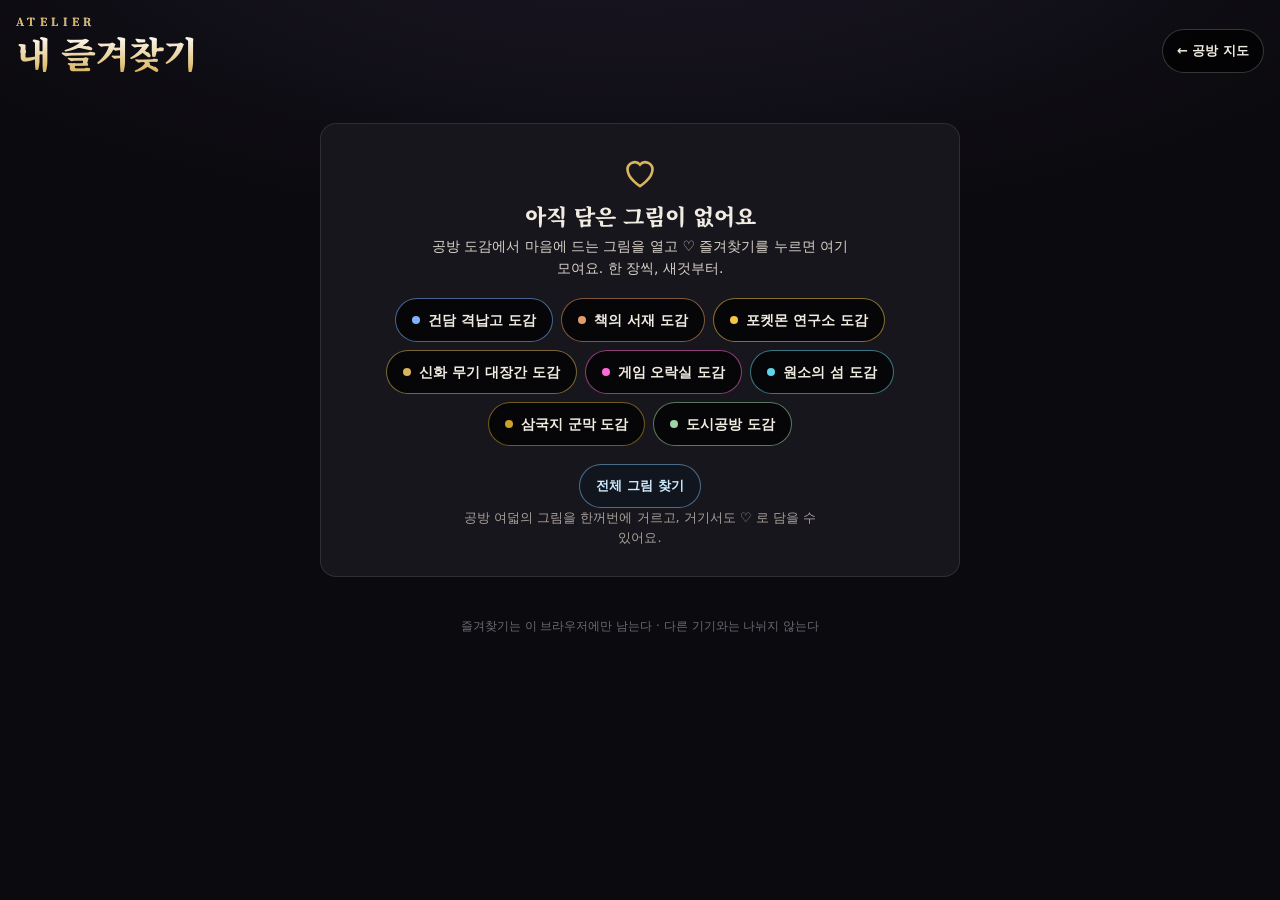
<file: favorites.html>
<!doctype html>
<html lang="ko">
<head>
<meta charset="utf-8">
<meta name="viewport" content="width=device-width, initial-scale=1, viewport-fit=cover">
<title>내 즐겨찾기</title>
<meta name="description" content="공방들의 도감에서 하트로 담은 그림을 한곳에서 — 새것부터, 공방마다 거르고 크게 본다.">
<meta name="theme-color" content="#0f0e12">
<link rel="icon" href="icon-192.png">
<link rel="manifest" href="app.webmanifest">
<link rel="apple-touch-icon" href="icon-180.png">
<meta name="apple-mobile-web-app-capable" content="yes">
<meta name="mobile-web-app-capable" content="yes">
<meta name="apple-mobile-web-app-status-bar-style" content="black-translucent">
<link rel="preconnect" href="https://fonts.googleapis.com">
<link rel="preconnect" href="https://fonts.gstatic.com" crossorigin>
<link rel="stylesheet" href="https://fonts.googleapis.com/css2?family=Noto+Serif+KR:wght@500;700;900&display=swap">
<!--
  내 즐겨찾기 — 공방들(건담·책·포켓몬·신화·게임·원소)의 도감 상세(원소는 크게 보기)에서 하트로 담은 그림을 모아 본다.
  담는 쪽은 각 공방의 lib/favorites.js, 읽는 쪽은 여기 favorites.js(원본 — 다섯 곳이 같은 파일). 열쇠 atelier_favorites_v1, 약속은 README 「즐겨찾기」절.
  새것부터 2:3 썸네일. 공방 칩으로 거른다(주소 ?a=book). 누르면 크게 보기 — ← → 키·밀기·Esc, 「그 공방에서 보기」(칸의 link), 빼기.
  감상 모드는 6초마다 천천히 겹쳐 넘어가고, 손을 대면 멈춘다. 움직임 줄이기면 잠긴다. 저장이 막힌 브라우저면 그렇다고 말한다.
  색과 이름은 공방 지도(index.html)의 ROOMS 와 같다 — 지도에서 바꾸면 아래 ROOM 도 같이(tests/favorites-screen.cjs 가 견준다).
  2026-11-25(사용자 「그 우리 가로보기랑 크게보기 만든거 이거를 공방허브에 즐겨찾기 모음해놓은곳에도 적용해줘. 그리고 즐겨찾기 모음은 최대 한도가 500장인건가?」):
  · 꽉 채우기 — 공방 크게 보기와 같은 몸통(fill-core.js, 원본 style-atelier shared). 휴대폰 세로에서 1:1 · 3:2 그림이면 「⤢ 꽉 채우기」(단추 · 두 번 누르기) →
    칸 높이에 맞춰 펴고 옆으로 민다. 펴 있는 동안 밀기는 넘기지 않는다(‹ › · 키는 넘기고, 넘기면 맞춤으로). 감상 모드는 펴면 멈춘다.
  · 휴대폰 가로 — 그림만 화면 높이 가득, 닫기만 오른쪽 위에 작게 · ‹ › 는 그림 위.
  · 한도 — 담은 수 「n / 3000」. 가득 차면 공방 도감이 더 담지 않고 그렇다고 말한다(전엔 500칸, 넘치면 오래된 것이 몰래 빠졌다).
-->
<style>@media (prefers-reduced-motion: no-preference) { @view-transition { navigation: auto; } }</style><script>addEventListener('pageswap', e => { const t = e.viewTransition; if (t) { t.skipTransition(); t.ready.catch(() => {}); } }); addEventListener('pagereveal', e => { const t = e.viewTransition; if (t) t.ready.catch(() => {}); });</script>   <!-- 허브 지도의 문에서 넘어올 때 페이드로 들어온다(2026-11-12 — index.html 「방에 들어가는 연출」). 여기서 나갈 때는 전환을 걸지 않는다(공방 저장소에 넣은 것과 같은 한 줄). 모르는 브라우저는 그냥 넘어온다 -->
<style>
:root {
  --bg: #0b0a0e; --card: #18161d; --line: #ffffff1a; --text: #f1ece2; --muted: #a8a09a; --gold: #d9b45a;
  --serif: 'Noto Serif KR', 'Apple Myungjo', 'Nanum Myeongjo', Georgia, serif;
  --sans: system-ui, -apple-system, 'Apple SD Gothic Neo', 'Malgun Gothic', sans-serif;
}
* { box-sizing: border-box; }
html, body { margin: 0; }
body { background: var(--bg); color: var(--text); font: 15px/1.55 var(--sans); overflow-x: hidden; min-height: 100vh; min-height: 100dvh;
  background-image: radial-gradient(90% 50% at 50% -10%, #1b1726 0%, transparent 70%); background-repeat: no-repeat; }
a { color: inherit; }
button { font: inherit; color: inherit; }
[hidden] { display: none !important; }
.sr { position: absolute; width: 1px; height: 1px; overflow: hidden; clip: rect(0 0 0 0); white-space: nowrap; }
:focus-visible { outline: 2px solid var(--gold); outline-offset: 2px; }

/* ── 머리 — 공방 지도와 같은 결 ── */
.head { display: flex; align-items: flex-end; justify-content: space-between; gap: 12px; padding: calc(16px + env(safe-area-inset-top)) 16px 8px; max-width: 1280px; margin: 0 auto; }
.head h1 { margin: 0; font: 900 clamp(24px, 3.6vw, 36px)/1.1 var(--serif); letter-spacing: -.02em;
  background: linear-gradient(180deg, #fff 30%, var(--gold) 100%); -webkit-background-clip: text; background-clip: text; color: transparent; }
.head h1 small { display: block; margin-bottom: 6px; -webkit-text-fill-color: var(--gold); color: var(--gold); font: 700 11px/1 var(--serif); letter-spacing: .4em; }
.home { display: inline-flex; align-items: center; min-height: 44px; padding: 0 14px; border: 1px solid #ffffff33; border-radius: 99px; background: #000b;
  color: var(--text); text-decoration: none; font: 600 13px/1 var(--sans); white-space: nowrap; transition: border-color .15s, color .15s; }
.home:hover, .home:focus-visible { border-color: var(--gold); color: var(--gold); }

.wrap { max-width: 1280px; margin: 0 auto; padding: 0 16px calc(40px + env(safe-area-inset-bottom)); }
.lede { margin: 2px 0 14px; color: var(--muted); font-size: 13px; word-break: keep-all; }
.lede b { color: var(--text); font-weight: 700; }
/* 담은 수 / 한도(favorites.js MAX) — 곧 차면 금빛, 다 차면 붉게 */
.limit { display: inline-block; margin-left: 6px; padding: 1px 8px; border: 1px solid var(--line); border-radius: 99px; color: var(--muted); font: 600 11.5px/1.5 ui-monospace, Menlo, monospace; white-space: nowrap; }
.limit.near { border-color: #d9b45a88; color: var(--gold); }
.limit.full { border-color: #ff8a7a99; color: #ffb0a4; }
.lede .warn { display: block; margin-top: 4px; color: #ffb0a4; }

/* ── 거르기 칩 — 공방마다 지도의 그 색 ── */
.tools { display: flex; flex-wrap: wrap; align-items: center; gap: 8px 12px; margin: 0 0 16px; }
.chips { display: flex; flex-wrap: wrap; gap: 8px; flex: 1 1 auto; min-width: 0; }
.chip { --c: var(--gold); display: inline-flex; align-items: center; gap: 8px; min-height: 44px; padding: 0 14px; border: 1px solid #ffffff2b; border-radius: 99px;
  background: #ffffff08; cursor: pointer; font: 600 13px/1 var(--sans); white-space: nowrap; transition: border-color .15s, background .15s, color .15s; }
.chip::before { content: ''; width: 8px; height: 8px; border-radius: 50%; background: var(--c); box-shadow: 0 0 8px color-mix(in srgb, var(--c) 60%, transparent); }
.chip[data-a="all"]::before { background: conic-gradient(#7fb3ff 0 25%, #e39b6b 0 50%, #f4c542 0 75%, #d9b45a 0); box-shadow: none; }
.chip b { font: 700 11px/1 ui-monospace, Menlo, monospace; color: var(--muted); }
.chip:hover { border-color: color-mix(in srgb, var(--c) 70%, transparent); }
.chip[aria-pressed="true"] { border-color: var(--c); background: color-mix(in srgb, var(--c) 16%, #000); color: #fff; }
.chip[aria-pressed="true"] b { color: color-mix(in srgb, var(--c) 70%, #fff); }
/* 휴대폰 — 칩은 한 줄로 옆으로 민다(세 줄로 쌓이면 그림이 화면 밖으로 밀린다) */
@media (max-width: 600px) {
  .chips { flex: 1 1 100%; flex-wrap: nowrap; overflow-x: auto; margin: 0 -16px; padding: 2px 16px; scrollbar-width: none; overscroll-behavior-x: contain; }
  .chips::-webkit-scrollbar { display: none; }
}
.play { display: inline-flex; align-items: center; gap: 8px; min-height: 44px; padding: 0 16px; border: 1px solid #ffb76388; border-radius: 99px; background: #2a1d10b3;
  color: #ffd9a8; cursor: pointer; font: 600 13px/1 var(--sans); white-space: nowrap; }
.play:hover, .play:focus-visible { border-color: #ffd9a8; }
.play:disabled { opacity: .45; cursor: default; }
/* 전체 그림 찾기(search.html, 2026-11-25) — 공방 여덟의 그림을 한꺼번에 거르는 쪽으로 */
.play.find { border-color: #8fd0ff77; background: #0f1820b3; color: #cfe9ff; text-decoration: none; }
.play.find:hover, .play.find:focus-visible { border-color: #cfe9ff; }
.empty .find-line { margin: 18px auto 0; font-size: 13px; color: var(--muted); }
.play svg { width: 14px; height: 14px; fill: currentColor; }

/* ── 그림 칸 — 2:3, 새것부터 ── */
.grid { list-style: none; margin: 0; padding: 0; display: grid; gap: 14px 12px; grid-template-columns: repeat(auto-fill, minmax(150px, 1fr)); }
@media (max-width: 480px) { .grid { grid-template-columns: repeat(2, minmax(0, 1fr)); gap: 12px 10px; } }
@media (min-width: 1000px) { .grid { grid-template-columns: repeat(auto-fill, minmax(170px, 1fr)); gap: 18px 14px; } }
.tile { --c: var(--gold); display: block; width: 100%; padding: 0; border: 0; background: none; text-align: left; cursor: pointer; border-radius: 12px; }
.tile .face { position: relative; display: block; aspect-ratio: 2 / 3; overflow: hidden; border-radius: 12px; background: #15131a;
  box-shadow: inset 0 0 0 1px #ffffff12, 0 10px 26px #0008; }
.tile .face::after { content: ''; position: absolute; inset: 0; border-radius: inherit; box-shadow: inset 0 0 0 1px color-mix(in srgb, var(--c) 0%, transparent); transition: box-shadow .2s; }
.tile img { display: block; width: 100%; height: 100%; object-fit: cover; object-position: 50% 15%; transition: transform .35s cubic-bezier(.2, .8, .2, 1); }
.tile:hover img, .tile:focus-visible img { transform: scale(1.04); }
.tile:hover .face::after, .tile:focus-visible .face::after { box-shadow: inset 0 0 0 2px var(--c); }
.tile:focus-visible { outline: none; }
.tile:focus-visible .face { outline: 2px solid var(--c); outline-offset: 3px; }
.tile .ph { position: absolute; inset: 0; display: grid; place-items: center; padding: 10px; color: var(--muted); font-size: 12px; text-align: center; }
.tile .cap { display: block; padding: 8px 2px 0; min-width: 0; }
.tile .cap b { display: block; font: 700 14px/1.35 var(--serif); overflow: hidden; text-overflow: ellipsis; white-space: nowrap; }
.tile .cap i { display: flex; align-items: center; gap: 6px; margin-top: 2px; color: var(--muted); font: 500 11.5px/1.4 var(--sans); font-style: normal; min-width: 0; }
.tile .cap i::before { content: ''; flex: 0 0 auto; width: 6px; height: 6px; border-radius: 50%; background: var(--c); }
.tile .cap i span { overflow: hidden; text-overflow: ellipsis; white-space: nowrap; }

/* ── 빈 자리 · 저장 막힘 ── */
.empty { max-width: 640px; margin: 28px auto 0; padding: 28px 22px; border: 1px solid var(--line); border-radius: 16px; background: var(--card); text-align: center; }
.empty .heart { display: block; margin: 0 auto 10px; width: 40px; height: 40px; fill: none; stroke: var(--gold); stroke-width: 1.6; }
.empty h2 { margin: 0 0 6px; font: 900 22px/1.3 var(--serif); }
.empty p { margin: 0 auto 18px; color: #d8d2c8; font-size: 14px; max-width: 30em; word-break: keep-all; }
.doors { display: flex; flex-wrap: wrap; justify-content: center; gap: 8px; }
.doors a { --c: var(--gold); display: inline-flex; align-items: center; gap: 8px; min-height: 44px; padding: 0 16px; border: 1px solid color-mix(in srgb, var(--c) 55%, transparent);
  border-radius: 99px; background: #000b; text-decoration: none; font: 600 14px/1 var(--sans); transition: border-color .15s, color .15s; }
.doors a::before { content: ''; width: 8px; height: 8px; border-radius: 50%; background: var(--c); }
.doors a:hover, .doors a:focus-visible { border-color: var(--c); color: var(--c); }

/* ── 크게 보기 — 화면 가득. 그림 두 겹을 겹쳐 바꾼다(감상 모드는 천천히) ── */
.viewer { position: fixed; inset: 0; z-index: 50; display: grid; grid-template-rows: auto minmax(0, 1fr) auto; background: #070609; color: var(--text); }
.viewer[hidden] { display: none; }
.v-bar { display: flex; align-items: center; gap: 8px; padding: calc(8px + env(safe-area-inset-top)) 12px 8px; }
.v-room { --c: var(--gold); display: inline-flex; align-items: center; gap: 8px; min-width: 0; font: 700 13px/1.2 var(--serif); color: color-mix(in srgb, var(--c) 75%, #fff); }
.v-room::before { content: ''; flex: 0 0 auto; width: 8px; height: 8px; border-radius: 50%; background: var(--c); box-shadow: 0 0 10px var(--c); }
.v-room span { overflow: hidden; text-overflow: ellipsis; white-space: nowrap; }
.v-count { margin-left: auto; color: var(--muted); font: 600 12px/1 ui-monospace, Menlo, monospace; white-space: nowrap; }
.v-btn { display: inline-flex; align-items: center; justify-content: center; gap: 6px; min-width: 44px; min-height: 44px; padding: 0 12px; border: 1px solid #ffffff2b; border-radius: 99px;
  background: #000b; cursor: pointer; font: 600 13px/1 var(--sans); white-space: nowrap; text-decoration: none; color: var(--text); transition: border-color .15s, color .15s; }
.v-btn:hover, .v-btn:focus-visible { border-color: var(--gold); color: var(--gold); }
.v-btn:disabled { opacity: .4; cursor: default; }
.v-btn svg { width: 14px; height: 14px; fill: currentColor; }
.v-btn.on { border-color: #ffd9a8; background: #2a1d10e6; color: #ffd9a8; }
.v-stage { position: relative; min-height: 0; overflow: hidden; touch-action: pan-y; user-select: none; -webkit-user-select: none; }
.v-stage img { position: absolute; inset: 0; width: 100%; height: 100%; object-fit: contain; padding: 4px 12px; opacity: 0; transition: opacity .35s ease; pointer-events: none; }
.v-stage img.on { opacity: 1; }
.viewer.slow .v-stage img { transition-duration: 1.6s; }
.v-nav { position: absolute; top: 50%; transform: translateY(-50%); width: 48px; height: 64px; border: 0; border-radius: 12px; background: #0009; color: #fff; font: 400 34px/1 var(--serif);
  cursor: pointer; opacity: .75; transition: opacity .15s, background .15s; }
.v-nav:hover, .v-nav:focus-visible { opacity: 1; background: #000c; }
.v-nav:disabled { opacity: 0; pointer-events: none; }
.v-prev { left: 8px; } .v-next { right: 8px; }
.v-paused { position: absolute; left: 50%; bottom: 12px; transform: translateX(-50%); padding: 5px 12px; border-radius: 99px; background: #000c; color: #ffd9a8; font: 600 12px/1.3 var(--sans); pointer-events: none; }
.v-paused[hidden] { display: none; }
/* 꽉 채우기(fill-core.js, 2026-11-25) — 휴대폰 세로에서 1:1 · 3:2 그림을 칸 높이에 맞춰 펴고 옆으로 민다. 단추는 그림 오른쪽 아래, 칸의 크기를 바꾸지 않게 위에 얹는다 */
.v-fill { position: absolute; right: 10px; bottom: 10px; z-index: 2; background: #000a; backdrop-filter: blur(4px); -webkit-backdrop-filter: blur(4px); }
.v-fill[aria-pressed="true"] { border-color: var(--gold); color: var(--gold); }
.v-stage.is-fill > img { visibility: hidden; }
.v-stage .fill-scroll { position: absolute; inset: 0; overflow-x: auto; overflow-y: hidden; overscroll-behavior-x: contain; touch-action: pan-x pinch-zoom; -webkit-overflow-scrolling: touch; scrollbar-width: none; }
.v-stage .fill-scroll::-webkit-scrollbar { display: none; }
.v-stage .fill-scroll > img { position: static; display: block; width: var(--fill-w); height: var(--fill-h); max-width: none; padding: 0; opacity: 1; transition: none; object-fit: cover; }
.v-foot { display: flex; flex-wrap: wrap; align-items: center; justify-content: space-between; gap: 8px 14px; padding: 8px 14px calc(12px + env(safe-area-inset-bottom)); border-top: 1px solid var(--line); background: #0b0a0ee6; }
.v-text { min-width: 0; flex: 1 1 200px; }
.v-text h2 { margin: 0; font: 900 clamp(18px, 2.4vw, 24px)/1.25 var(--serif); overflow: hidden; text-overflow: ellipsis; white-space: nowrap; }
.v-text p { margin: 2px 0 0; color: var(--muted); font-size: 12.5px; overflow: hidden; text-overflow: ellipsis; white-space: nowrap; }
/* 일상컷 설명(2026-11-25 — 공방 크게 보기와 같은 꼴, 공방의 data/casual-index.json) — 제목 아래 두 줄(갈래 · 옷 · 색 / 장소 · 하는 일 · 구도) + 더 보기 44px.
   일상컷이 아닌 그림 · 색인이 없는 공방엔 아무것도 없다. 휴대폰 가로(그림만)에선 아래 막대째 숨는다 */
.v-cnote { margin-top: 4px; color: var(--muted); font-size: 12px; line-height: 1.5; word-break: keep-all; overflow-wrap: anywhere; max-height: 38dvh; overflow-y: auto; }
.v-cnote[hidden] { display: none; }
.v-cnote p { margin: 0; white-space: normal; overflow: visible; text-overflow: clip; font-size: 12px; }
.v-cnote b { color: var(--text); font-weight: 800; }
.v-cnote .cnote-gpt { margin-left: 6px; font-size: 11px; opacity: .75; }
.v-cnote .cnote-tag { display: inline-block; margin-right: 6px; padding: 0 5px; border: 1px solid currentColor; border-radius: 4px; font-size: 10px; line-height: 1.5; opacity: .8; vertical-align: 1px; }
.v-cnote .cnote-more { display: inline-flex; align-items: center; justify-content: center; min-width: 44px; min-height: 44px; margin-left: -10px; padding: 0 10px; border: 0; border-radius: 10px; background: none;
  color: var(--text); font: 700 12px/1 var(--sans); text-decoration: underline dotted; text-underline-offset: 3px; cursor: pointer; }
.v-cnote .cnote-more:focus-visible { outline: 2px solid var(--gold); outline-offset: -6px; }
.v-cnote .cnote-list { display: grid; grid-template-columns: repeat(auto-fit, minmax(min(100%, 11em), 1fr)); gap: 2px 16px; margin: 0 0 4px; }
.v-cnote .cnote-list[hidden] { display: none; }
.v-cnote .cnote-list > div { display: flex; gap: 6px; min-width: 0; }
.v-cnote .cnote-list dt { flex: none; opacity: .75; }
.v-cnote .cnote-list dd { margin: 0; min-width: 0; color: var(--text); }
.v-actions { display: flex; flex-wrap: wrap; gap: 8px; }
.v-actions .main { --c: var(--gold); background: var(--c); border-color: var(--c); color: #111; font-weight: 800; }
.v-actions .main:hover, .v-actions .main:focus-visible { color: #111; filter: brightness(1.08); outline-color: #fff; }
/* 휴대폰 가로(2026-11-25 — 공방 크게 보기와 같게) — 그림만 화면 높이 가득. 위 줄 · 아래 막대는 숨기고 닫기만 오른쪽 위에 반투명으로, ‹ › 는 그림 위 */
@media (orientation: landscape) and (max-height: 500px) {
  .viewer { grid-template-rows: minmax(0, 1fr); }
  .v-stage { grid-row: 1; }
  .v-stage img { padding: 6px max(6px, env(safe-area-inset-right)) 6px max(6px, env(safe-area-inset-left)); }
  .v-foot { display: none; }
  .v-bar { position: fixed; top: calc(6px + env(safe-area-inset-top)); right: calc(6px + env(safe-area-inset-right)); z-index: 3; padding: 0; }
  .v-bar > :not(#v-close) { display: none; }
  #v-close { background: #0006; border-color: #fff5; backdrop-filter: blur(4px); -webkit-backdrop-filter: blur(4px); }
}

.toast { position: fixed; left: 50%; bottom: calc(22px + env(safe-area-inset-bottom)); transform: translateX(-50%); z-index: 60; max-width: calc(100vw - 32px); width: max-content; word-break: keep-all;
  padding: 9px 16px; border-radius: 18px; background: #f1ece2; color: #111; font: 700 13px/1.3 var(--sans); text-align: center; box-shadow: 0 10px 30px #000a; }
.toast:empty { display: none; }
footer { text-align: center; color: #6f6973; font-size: 12px; padding: 0 16px calc(24px + env(safe-area-inset-bottom)); }

@media (prefers-reduced-motion: reduce) {
  .tile img, .v-stage img, .chip, .home { transition: none !important; }
}
</style>
</head>
<body>

<header class="head">
  <h1><small>ATELIER</small>내 즐겨찾기</h1>
  <a class="home" href="./">← 공방 지도</a>
</header>

<main class="wrap" id="main">
  <p class="lede" id="lede"></p>
  <div class="tools" id="tools" hidden>
    <div class="chips" id="chips" role="group" aria-label="공방으로 거르기"></div>
    <button type="button" class="play" id="play"><svg viewBox="0 0 16 16" aria-hidden="true"><path d="M4 2.5v11l9-5.5z"/></svg>감상 모드</button>
    <a class="play find" id="find" href="search.html"><svg viewBox="0 0 16 16" aria-hidden="true"><path d="M7 2a5 5 0 0 1 3.9 8.1l3 3-1.1 1.1-3-3A5 5 0 1 1 7 2zm0 1.6a3.4 3.4 0 1 0 0 6.8 3.4 3.4 0 0 0 0-6.8z"/></svg>전체 그림 찾기</a>
  </div>
  <ul class="grid" id="grid" aria-label="담은 그림"></ul>
  <div id="note"></div>
</main>
<footer>즐겨찾기는 이 브라우저에만 남는다 · 다른 기기와는 나뉘지 않는다</footer>

<div class="viewer" id="viewer" role="dialog" aria-modal="true" aria-labelledby="v-title" hidden>
  <div class="v-bar">
    <span class="v-room" id="v-room"><span></span></span>
    <span class="v-count" id="v-count" aria-live="polite"></span>
    <button type="button" class="v-btn" id="v-play" aria-pressed="false"><svg viewBox="0 0 16 16" aria-hidden="true"><path d="M4 2.5v11l9-5.5z"/></svg><span>감상 모드</span></button>
    <button type="button" class="v-btn" id="v-close" aria-label="닫기">✕</button>
  </div>
  <div class="v-stage" id="v-stage">
    <img id="v-a" alt="" decoding="async"><img id="v-b" alt="" decoding="async">
    <button type="button" class="v-nav v-prev" id="v-prev" aria-label="이전 그림">‹</button>
    <button type="button" class="v-nav v-next" id="v-next" aria-label="다음 그림">›</button>
    <span class="v-paused" id="v-paused" hidden>감상 모드를 멈췄어요</span>
    <button type="button" class="v-btn v-fill fill-toggle" id="v-fill" aria-pressed="false" hidden>⤢ 꽉 채우기</button>
  </div>
  <div class="v-foot">
    <div class="v-text"><h2 id="v-title"></h2><p id="v-sub"></p><div class="v-cnote" id="v-cnote" hidden></div></div>
    <div class="v-actions">
      <a class="v-btn main" id="v-link" href="./">그 공방에서 보기</a>
      <button type="button" class="v-btn" id="v-remove">즐겨찾기에서 빼기</button>
    </div>
  </div>
</div>
<div class="toast" id="toast" role="status" aria-live="polite"></div>

<script src="favorites.js?v=3"></script>
<script src="cnote.js?v=1"></script>
<script>AtelierFavorites && AtelierFavorites.setMessages && AtelierFavorites.setMessages({ full: '즐겨찾기가 가득 찼어요({max}장) — 몇 장 빼면 다시 담을 수 있어요', quota: '이 브라우저의 저장 공간이 모자라 저장하지 못했어요 — 담아 둔 그림은 그대로예요' });</script>
<script type="module">
import { attach } from './fill-core.js?v=1';
/* 공방 — 색·이름은 지도(index.html)의 ROOMS 와 같다. 즐겨찾기의 a(공방 열쇠)는 pkm 이고 지도의 방 열쇠는 pokemon 이다 */
const ROOM = {
  gundam: { room: 'gundam', name: '건담 격납고', c: '#7fb3ff', dex: '/atelier/dex.html' },
  book: { room: 'book', name: '책의 서재', c: '#e39b6b', dex: '/book-atelier/dex.html' },
  pkm: { room: 'pokemon', name: '포켓몬 연구소', c: '#f4c542', dex: '/pkm-atelier/dex.html' },
  myth: { room: 'myth', name: '신화 무기 대장간', c: '#d9b45a', dex: '/myth-atelier/dex.html' },
  game: { room: 'game', name: '게임 오락실', c: '#ff6ad5', dex: '/game-atelier/dex.html' },
  element: { room: 'element', name: '원소의 섬', c: '#5fd3e8', dex: '/element-atelier/dex.html' },
  samguk: { room: 'samguk', name: '삼국지 군막', c: '#c9a227', dex: '/sam-atelier/dex.html' },
  city: { room: 'city', name: '도시공방', c: '#9fd3a8', dex: '/city-atelier/index.html?tab=dex' },
};
const ORDER = ['gundam', 'book', 'pkm', 'myth', 'game', 'element', 'samguk', 'city'];
const SLIDE_MS = 6000;
const F = window.AtelierFavorites;
const $ = s => document.querySelector(s);
const esc = s => String(s == null ? '' : s).replace(/[&<>"']/g, c => ({ '&': '&amp;', '<': '&lt;', '>': '&gt;', '"': '&quot;', "'": '&#39;' }[c]));
const roomOf = a => ROOM[a] || { room: a, name: a, c: '#d9b45a', dex: '/' };
const reduced = matchMedia('(prefers-reduced-motion: reduce)');
const grid = $('#grid'), chips = $('#chips'), tools = $('#tools'), lede = $('#lede'), note = $('#note'), viewer = $('#viewer');
const okStore = !!F && F.available();

/* 거르기 — 주소 ?a=book 에 남는다(기록은 안 쌓는다) */
let filter = new URLSearchParams(location.search).get('a') || 'all';
if (filter !== 'all' && !ROOM[filter]) filter = 'all';
let all = [], shown = [];
function read() { all = okStore ? F.list() : []; }
function setFilter(a) {
  filter = a;
  const u = new URL(location.href);
  if (a === 'all') u.searchParams.delete('a'); else u.searchParams.set('a', a);
  try { history.replaceState(history.state, '', u.pathname + u.search + u.hash); } catch (e) {}
  paint();
}

function paint() {
  read();
  if (filter !== 'all' && !all.some(e => e.a === filter)) filter = all.length ? 'all' : filter;
  shown = filter === 'all' ? all : all.filter(e => e.a === filter);
  const counts = {}; for (const e of all) counts[e.a] = (counts[e.a] || 0) + 1;
  if (!okStore) {
    tools.hidden = true; grid.innerHTML = '';
    lede.textContent = '';
    note.innerHTML = `<section class="empty" id="blocked"><svg class="heart" viewBox="0 0 24 24" aria-hidden="true"><path d="M12 20.5s-7.5-4.6-7.5-10.2A4.3 4.3 0 0 1 12 7.6a4.3 4.3 0 0 1 7.5 2.7c0 5.6-7.5 10.2-7.5 10.2z"/></svg>
      <h2>이 브라우저는 저장을 막아 두었어요</h2>
      <p>즐겨찾기는 이 브라우저의 저장 공간(localStorage)에 남는데, 지금은 쓸 수도 읽을 수도 없어요. 사생활 보호 창이거나 사이트 데이터가 막혀 있을 때 그래요 — 보통 창에서 열거나 이 사이트의 저장을 허락하면 공방 도감에서 담은 그림이 여기 모여요.</p>
      <nav class="doors" aria-label="공방 도감">${doorsHTML()}</nav></section>`;
    return;
  }
  if (!all.length) {
    tools.hidden = true; grid.innerHTML = '';
    lede.textContent = '';
    note.innerHTML = `<section class="empty" id="empty"><svg class="heart" viewBox="0 0 24 24" aria-hidden="true"><path d="M12 20.5s-7.5-4.6-7.5-10.2A4.3 4.3 0 0 1 12 7.6a4.3 4.3 0 0 1 7.5 2.7c0 5.6-7.5 10.2-7.5 10.2z"/></svg>
      <h2>아직 담은 그림이 없어요</h2>
      <p>공방 도감에서 마음에 드는 그림을 열고 ♡ 즐겨찾기를 누르면 여기 모여요. 한 장씩, 새것부터.</p>
      <nav class="doors" aria-label="공방 도감">${doorsHTML()}</nav>
      <p class="find-line"><a class="play find" href="search.html">전체 그림 찾기</a><br>공방 여덟의 그림을 한꺼번에 거르고, 거기서도 ♡ 로 담을 수 있어요.</p></section>`;
    return;
  }
  note.innerHTML = '';
  tools.hidden = false;
  const rooms = ORDER.filter(a => counts[a]).concat(Object.keys(counts).filter(a => ORDER.indexOf(a) < 0));
  /* 한도 — 가득 차면 공방 도감이 더 담지 않는다(favorites.js). 곧 차면(남은 자리 1할 아래) 미리 말한다 */
  const max = F.MAX || 0, left = max - all.length, near = max && left <= Math.max(10, Math.round(max / 10));
  lede.innerHTML = `공방 ${rooms.length}곳에서 담은 그림 <b>${all.length}장</b> — 새것부터`
    + (max ? ` <span class="limit${left <= 0 ? ' full' : near ? ' near' : ''}" id="limit" title="즐겨찾기는 이 브라우저에 ${max}장까지 담아요">${all.length} / ${max}</span>` : '')
    + (max && left <= 0 ? `<span class="warn" id="limit-warn">가득 찼어요 — 몇 장 빼야 공방 도감에서 새로 담을 수 있어요</span>`
      : near ? `<span class="warn" id="limit-warn">곧 가득 차요 — 남은 자리 ${left}장</span>` : '');
  chips.innerHTML = [['all', '전체', all.length]].concat(rooms.map(a => [a, roomOf(a).name, counts[a]]))
    .map(([a, label, n]) => `<button type="button" class="chip" data-a="${esc(a)}" aria-pressed="${filter === a}" style="--c:${a === 'all' ? 'var(--gold)' : roomOf(a).c}">${esc(label)} <b>${n}</b></button>`).join('');
  grid.innerHTML = shown.map((e, i) => { const r = roomOf(e.a);
    return `<li><button type="button" class="tile" data-i="${i}" data-a="${esc(e.a)}" data-file="${esc(e.file)}" style="--c:${r.c}" aria-label="${esc(e.title)}${e.sub ? ' · ' + esc(e.sub) : ''} · ${esc(r.name)} — 크게 보기">
      <span class="face"><img src="${esc(e.thumb || e.full)}" data-full="${esc(e.full)}" alt="" loading="lazy" decoding="async" width="341" height="512"></span>
      <span class="cap"><b>${esc(e.title)}</b><i><span>${esc([e.sub, r.name].filter(Boolean).join(' · '))}</span></i></span></button></li>`; }).join('');
}
function doorsHTML() { return ORDER.map(a => `<a href="${ROOM[a].dex}" style="--c:${ROOM[a].c}">${esc(ROOM[a].name)} 도감</a>`).join(''); }
/* 썸네일이 없으면 원본, 그것도 없으면 이름만 */
grid.addEventListener('error', ev => { const img = ev.target; if (!(img instanceof HTMLImageElement)) return;
  if (img.dataset.full && img.src !== img.dataset.full && !img.dataset.tried) { img.dataset.tried = '1'; img.src = img.dataset.full; return; }
  img.replaceWith(Object.assign(document.createElement('span'), { className: 'ph', textContent: '그림을 불러오지 못했어요' })); }, true);
chips.addEventListener('click', ev => { const b = ev.target.closest('.chip'); if (b) setFilter(b.dataset.a); });
grid.addEventListener('click', ev => { const b = ev.target.closest('.tile'); if (b) openViewer(+b.dataset.i, b); });

/* ── 크게 보기 ── */
let at = -1, back = null, layer = 0, playing = false, timer = 0, pushed = false;
const imgs = [$('#v-a'), $('#v-b')];
function show(i, slow) {
  if (!shown.length) return closeViewer();
  at = (i + shown.length) % shown.length;
  fill.reset();   /* 넘기면 맞춤으로 — 새 그림이 오면(load) 다시 잰다 */
  const e = shown[at], r = roomOf(e.a), next = imgs[1 - layer], cur = imgs[layer];
  viewer.classList.toggle('slow', !!slow && !reduced.matches);
  next.onerror = () => { if (e.thumb && next.src !== e.thumb) next.src = e.thumb; };
  next.src = e.full || e.thumb; next.alt = e.title + (e.sub ? ' · ' + e.sub : '');
  next.dataset.file = e.file;
  next.classList.add('on'); cur.classList.remove('on'); cur.alt = '';
  layer = 1 - layer;
  $('#v-room').style.setProperty('--c', r.c); $('#v-room span').textContent = r.name;
  $('#v-count').textContent = (at + 1) + ' / ' + shown.length;
  $('#v-title').textContent = e.title; $('#v-sub').textContent = e.sub || '';
  cnote(e);
  $('#v-link').href = e.link || r.dex; $('#v-link').style.setProperty('--c', r.c);
  $('#v-prev').disabled = $('#v-next').disabled = shown.length < 2;
  /* 다음 그림을 미리 받아 둔다 — 감상 모드가 빈 칸으로 넘어가지 않게 */
  const n = shown[(at + 1) % shown.length]; if (n && n.full) { const pre = new Image(); pre.src = n.full; }
}
function openViewer(i, from) {
  back = from || document.activeElement;
  viewer.hidden = false; document.body.style.overflow = 'hidden';
  show(i, false);
  if (!pushed) { try { history.pushState({ favView: 1 }, '', location.href); pushed = true; } catch (e) {} }
  $('#v-close').focus();
}
function closeViewer(fromPop) {
  if (viewer.hidden) return;
  stopPlay(false); fill.reset();
  viewer.hidden = true; document.body.style.overflow = '';
  for (const im of imgs) { im.classList.remove('on'); im.removeAttribute('src'); }
  if (pushed && !fromPop) { pushed = false; try { history.back(); } catch (e) {} } else pushed = false;
  const t = back && back.isConnected ? back : grid.querySelector(`.tile[data-i="${Math.min(at, shown.length - 1)}"]`) || $('#play');
  if (t && t.focus) t.focus();
}
addEventListener('popstate', () => { if (!viewer.hidden) closeViewer(true); });
function step(d) { show(at + d, false); }
$('#v-prev').addEventListener('click', () => { pause(); step(-1); });
$('#v-next').addEventListener('click', () => { pause(); step(1); });
$('#v-close').addEventListener('click', () => closeViewer());
$('#v-remove').addEventListener('click', () => {
  pause();
  const e = shown[at]; if (!e) return;
  if (F.remove(e.a, e.file)) toast('즐겨찾기에서 뺐어요 · ' + e.title);
  else toast(F.message() || '저장이 막혀 빼지 못했어요 — 담아 둔 그림은 그대로예요');
  /* onChange 가 다시 그린 뒤 같은 자리(다음 그림)를 띄운다 */
});
/* ← → · Esc · Tab 은 안에서만 */
document.addEventListener('keydown', ev => {
  if (viewer.hidden || ev.altKey || ev.ctrlKey || ev.metaKey) return;
  if (ev.key === 'Escape') { ev.preventDefault(); closeViewer(); return; }
  if (ev.key === 'ArrowRight' || ev.key === 'ArrowLeft') { ev.preventDefault(); pause(); step(ev.key === 'ArrowRight' ? 1 : -1); return; }
  if (ev.key === 'Tab') {
    const f = [...viewer.querySelectorAll('button:not(:disabled), a[href]')].filter(x => x.offsetParent !== null);
    if (!f.length) return;
    if (!viewer.contains(document.activeElement)) { ev.preventDefault(); f[0].focus(); return; }
    const first = f[0], last = f[f.length - 1];
    if (ev.shiftKey && document.activeElement === first) { ev.preventDefault(); last.focus(); }
    else if (!ev.shiftKey && document.activeElement === last) { ev.preventDefault(); first.focus(); }
  }
});
/* 꽉 채우기 — 맞춤 보기의 지금 그림을 재어 칸보다 뚜렷이 넓으면 단추를 띄운다(fill-core.js). 펴면 감상 모드는 멈춘다 */
const fill = attach($('#v-stage'), { img: () => imgs[layer], button: $('#v-fill'), labels: ['⤢ 꽉 채우기', '⤡ 맞춰 보기'], box: 'stage', before: $('#v-prev'),
  hit: e => !(e.target.closest && e.target.closest('button')), onToggle: on => { if (on) pause(); } });
/* 밀어 넘기기 — 가로로 40px 넘게, 세로보다 확실히. 꽉 채운 동안은 그림을 옆으로 굴리고 넘기지 않는다 */
let touch = null;
$('#v-stage').addEventListener('pointerdown', ev => { if (ev.target.closest('button') || fill.on) return; touch = { x: ev.clientX, y: ev.clientY }; });
$('#v-stage').addEventListener('pointerup', ev => { if (!touch || fill.on) { touch = null; return; } const dx = ev.clientX - touch.x, dy = ev.clientY - touch.y; touch = null;
  if (Math.abs(dx) > 40 && Math.abs(dx) > Math.abs(dy) * 1.5) { pause(); step(dx < 0 ? 1 : -1); } });
$('#v-stage').addEventListener('pointercancel', () => { touch = null; });

/* ── 일상컷 설명(2026-11-25) — 사용자 「크게보기에서 이 그림이 어떤 갈래에 어떤 의상과 색상으로 만들어졌는지 보여주는 기능도 도시공방이랑 즐겨찾기에도 추가해주고.
   조금 더 세부내용을 추가해줬으면 해」 → 「응 그 범위로 진행해줘」. 공방 크게 보기(lib/casual-note.js)와 같은 꼴:
   첫 줄 갈래 · 옷 · 색(필수 · 코스프레 · 자유 설계 표시), 둘째 줄 장소 · 하는 일 · 구도, 더 보기에 표정 · 시선 · … · 세계 · 시대 · 화면비(있는 칸만).
   일상컷(파일 이름 _casualN.webp)이고 색인이 있는 공방(삼국지 · 원소 · 포켓몬 · 도시)만 — 그 공방의 data/casual-index.json 을 처음 볼 때 한 번 받아 이 쪽에 둔다.
   우리 값은 한글, GPT 가 지은 글(Outfit 줄 · 자유 설계 장면)은 영어 그대로. 펼침은 공방 화면과 같은 열쇠(sessionStorage cnote-open)로 이 탭 동안 기억 ── */
const CN_REPO = { samguk: 'sam-atelier', element: 'element-atelier', pkm: 'pkm-atelier', city: 'city-atelier' };
/* 설명 글은 cnote.js(AtelierCnote — 전체 그림 찾기와 같이 쓴다, 2026-11-25) */
const cnFile = r => AtelierCnote.rowFile(r);
const cnIdx = new Map();
function cnLoad(a) {
  if (!cnIdx.has(a)) cnIdx.set(a, fetch('/' + CN_REPO[a] + '/data/casual-index.json', { cache: 'no-cache' }).then(r => r.ok ? r.json() : null).then(j => {
    const m = new Map(); for (const r of (j && Array.isArray(j.rows) ? j.rows : [])) if (r && r.card && r.style && r.n) m.set(cnFile(r), r); return m;
  }).catch(() => new Map()));
  return cnIdx.get(a);
}
let cnOpen = (() => { try { return sessionStorage.getItem('cnote-open') === '1'; } catch (e) { return false; } })(), cnRow = null;
function cnPaint() { const box = $('#v-cnote'), h = cnRow ? AtelierCnote.html(cnRow, cnOpen, 'v-cnote-list') : ''; box.innerHTML = h; box.hidden = !h; }
function cnote(e) {
  cnRow = null; cnPaint();
  if (!e || !CN_REPO[e.a] || !/_casual\d+\.webp$/.test(e.file || '')) return;   /* 세계 그림 · 색인 없는 공방 — 아무것도 없다 */
  cnLoad(e.a).then(m => { const cur = shown[at]; if (viewer.hidden || !cur || cur.a !== e.a || cur.file !== e.file) return; cnRow = m.get(e.file) || null; cnPaint(); });
}
$('#v-cnote').addEventListener('click', ev => {
  if (!ev.target.closest('.cnote-more')) return;
  pause(); cnOpen = !cnOpen; try { sessionStorage.setItem('cnote-open', cnOpen ? '1' : '0'); } catch (e) { /* 이 쪽 안에서만 */ }
  cnPaint(); const b = $('#v-cnote .cnote-more'); if (b) b.focus();
});

/* ── 감상 모드 — 6초마다 천천히 겹쳐 넘긴다. 넘기기·밀기·키를 누르면 멈춘다. 움직임 줄이기면 잠긴다 ── */
function lockPlay() {
  const off = reduced.matches || !shown.length;
  for (const b of [$('#play'), $('#v-play')]) { b.disabled = off; b.title = reduced.matches ? '기기의 동작 줄이기 설정을 따라 감상 모드를 껐어요' : '6초마다 다음 그림으로 천천히 넘어가요'; }
  if (off && playing) stopPlay(false);
}
function startPlay() {
  if (reduced.matches || !shown.length) return;
  playing = true; $('#v-paused').hidden = true;
  $('#v-play').classList.add('on'); $('#v-play').setAttribute('aria-pressed', 'true'); $('#v-play span').textContent = '감상 중';
  clearInterval(timer); timer = setInterval(() => show(at + 1, true), SLIDE_MS);
}
function stopPlay(say) {
  clearInterval(timer); timer = 0;
  if (playing && say) $('#v-paused').hidden = false;
  playing = false;
  $('#v-play').classList.remove('on'); $('#v-play').setAttribute('aria-pressed', 'false'); $('#v-play span').textContent = '감상 모드';
}
function pause() { if (playing) stopPlay(true); }
$('#v-play').addEventListener('click', () => { if (playing) stopPlay(false); else startPlay(); });
$('#play').addEventListener('click', ev => { openViewer(0, ev.currentTarget); startPlay(); });
(reduced.addEventListener ? reduced.addEventListener.bind(reduced, 'change') : reduced.addListener.bind(reduced))(lockPlay);

let toastT = 0;
function toast(s) { const t = $('#toast'); t.textContent = s; clearTimeout(toastT); toastT = setTimeout(() => { t.textContent = ''; }, 2200); }

/* 다른 탭(공방 도감)에서 담거나 빼면 다시 그린다. 보던 그림이 빠졌으면 같은 자리의 다음 것으로 */
if (F) F.onChange(() => {
  const cur = !viewer.hidden && shown[at];
  paint(); lockPlay();
  if (viewer.hidden) return;
  if (!shown.length) return closeViewer();
  const k = cur ? shown.findIndex(e => e.a === cur.a && e.file === cur.file) : -1;
  show(k >= 0 ? k : Math.min(at, shown.length - 1), false);
});
paint(); lockPlay();
</script>
</body>
</html>
</file>
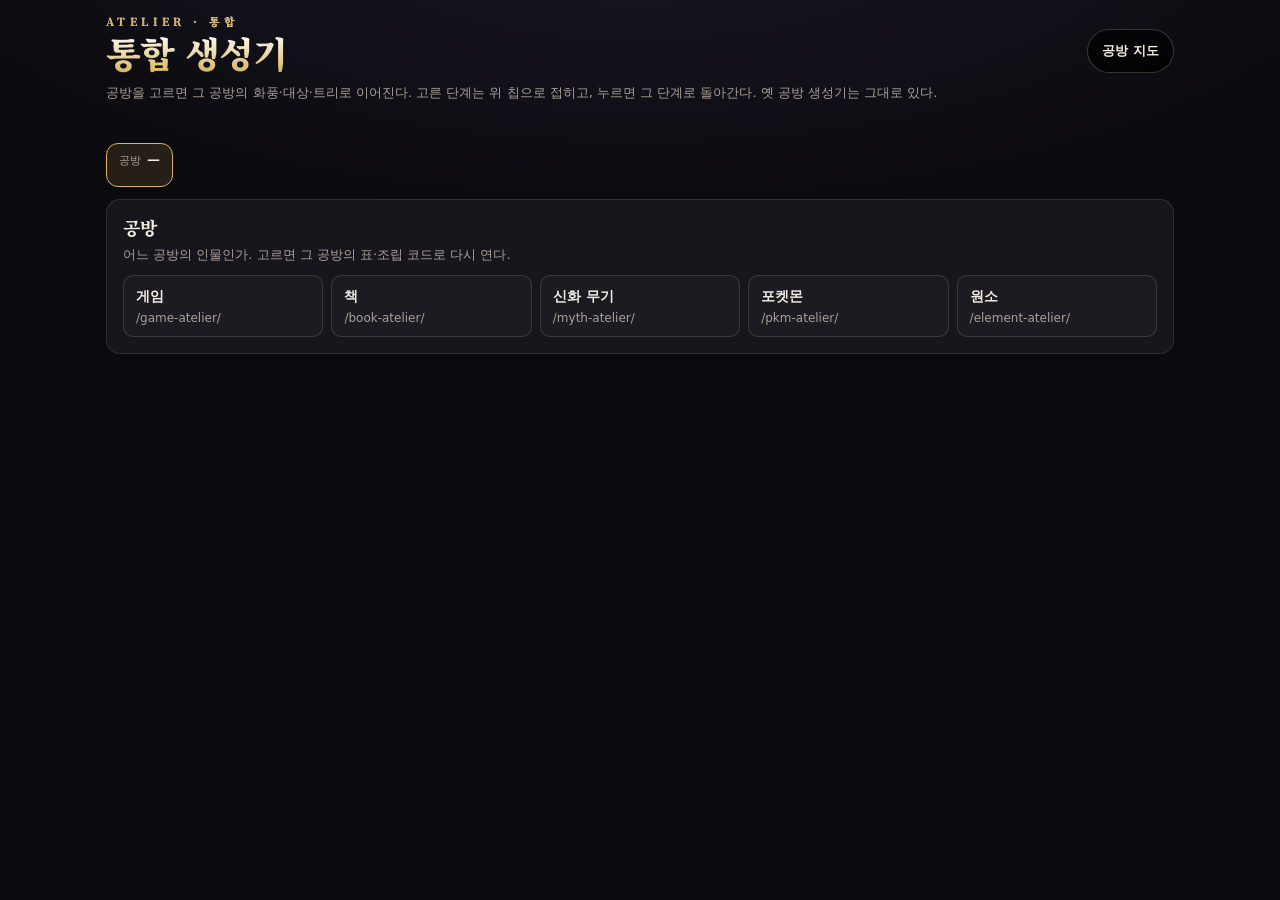
<file: prompt.html>
<!doctype html>
<html lang="ko">
<head>
<meta charset="utf-8">
<meta name="viewport" content="width=device-width, initial-scale=1, viewport-fit=cover">
<title>통합 생성기</title>
<meta name="description" content="게임·책·신화 무기·포켓몬 공방의 그림 지시문을 한 곳에서 — 공방 → 화풍 → 대상 → 출력 → 단계별로 고른다.">
<meta name="theme-color" content="#0f0e12">
<link rel="icon" href="icon-192.png">
<link rel="manifest" href="app.webmanifest">
<link rel="apple-touch-icon" href="icon-180.png">
<link rel="preconnect" href="https://fonts.googleapis.com">
<link rel="preconnect" href="https://fonts.gstatic.com" crossorigin>
<link rel="stylesheet" href="https://fonts.googleapis.com/css2?family=Noto+Serif+KR:wght@500;700;900&display=swap">
<!--
  통합 생성기 — 네 공방(게임·책·신화 무기·포켓몬)의 그림 지시문을 한 화면에서(2026-10-29, 사용자). README 「통합 생성기」.
  공방을 고르면 그 공방의 표·조립 코드(/<공방>/lib/…, 같은 출처라 그대로 싣는다)로 다시 열고, 화풍은 그 공방 기본으로 맞춘다.
  일상컷은 트리(/<공방>/data/casual-tree.json) 차례대로 고르고, 단계마다 해방(트리 밖도 보기)·랜덤(트리 안). 폼 초상·개방(game·book)·초상·각성·저주·스킨(myth)·액션·폭주(pkm)는 그 공방 설계대로 — 단계 표는 prompt/steps.js. 옛 생성기는 그대로 둔다.
  지시문은 그 공방 조립 코드가 짓는다(prompt/adapters.js — 옛 생성기와 같은 입력, tests/prompt-parity.cjs). 고른 값은 이 기기에만(atelier_hub_prompt_v1).
-->
<style>@media (prefers-reduced-motion: no-preference) { @view-transition { navigation: auto; } }</style><script>addEventListener('pageswap', e => { const t = e.viewTransition; if (t) { t.skipTransition(); t.ready.catch(() => {}); } }); addEventListener('pagereveal', e => { const t = e.viewTransition; if (t) t.ready.catch(() => {}); });</script>   <!-- 허브 지도의 문에서 넘어올 때 페이드로 들어온다(2026-11-12 — index.html 「방에 들어가는 연출」). 여기서 나갈 때는 전환을 걸지 않는다(공방 저장소에 넣은 것과 같은 한 줄). 모르는 브라우저는 그냥 넘어온다 -->
<style>
:root {
  --bg: #0b0a0e; --card: #18161d; --card2: #201d26; --line: #ffffff1a; --text: #f1ece2; --muted: #a8a09a; --gold: #d9b45a; --bad: #ff8f80; --good: #9fd6a4;
  --serif: 'Noto Serif KR', 'Apple Myungjo', 'Nanum Myeongjo', Georgia, serif;
  --sans: system-ui, -apple-system, 'Apple SD Gothic Neo', 'Malgun Gothic', sans-serif;
  --mono: ui-monospace, Menlo, Consolas, monospace;
}
* { box-sizing: border-box; }
html, body { margin: 0; }
body { background: var(--bg); color: var(--text); font: 15px/1.55 var(--sans); overflow-x: hidden; min-height: 100vh; min-height: 100dvh;
  background-image: radial-gradient(90% 50% at 50% -10%, #1b1726 0%, transparent 70%); background-repeat: no-repeat; }
a { color: var(--gold); }
button, input, select, textarea { font: inherit; color: inherit; }
[hidden] { display: none !important; }
:focus-visible { outline: 2px solid var(--gold); outline-offset: 2px; }
.head { display: flex; align-items: flex-end; justify-content: space-between; gap: 12px; padding: calc(16px + env(safe-area-inset-top)) 16px 8px; max-width: 1100px; margin: 0 auto; }
.head h1 { margin: 0; font: 900 clamp(24px, 3.6vw, 36px)/1.1 var(--serif); letter-spacing: -.02em;
  background: linear-gradient(180deg, #fff 30%, var(--gold) 100%); -webkit-background-clip: text; background-clip: text; color: transparent; }
.head h1 small { display: block; margin-bottom: 6px; -webkit-text-fill-color: var(--gold); color: var(--gold); font: 700 11px/1 var(--serif); letter-spacing: .4em; }
.home { display: inline-flex; align-items: center; min-height: 44px; padding: 0 14px; border: 1px solid #ffffff33; border-radius: 99px; background: #000b;
  color: var(--text); text-decoration: none; font: 600 13px/1 var(--sans); white-space: nowrap; }
.home:hover, .home:focus-visible { border-color: var(--gold); color: var(--gold); }
.wrap { max-width: 1100px; margin: 0 auto; padding: 0 16px calc(40px + env(safe-area-inset-bottom)); }
.lede { margin: 2px 0 14px; color: var(--muted); font-size: 13px; word-break: keep-all; }
#status { min-height: 1.4em; margin: 0 0 8px; color: var(--muted); font-size: 13px; }

/* 고른 단계 — 칩 한 줄. 누르면 그 단계로 */
.hchips { display: flex; flex-wrap: wrap; gap: 6px; margin: 0 0 12px; }
.hchip { display: inline-flex; align-items: baseline; gap: 6px; min-height: 44px; padding: 8px 12px; border: 1px solid #ffffff2b; border-radius: 12px;
  background: #ffffff08; cursor: pointer; font: 600 13px/1.3 var(--sans); text-align: left; max-width: 100%; }
.hchip small { color: var(--muted); font-weight: 500; font-size: 11px; }
.hchip.on { border-color: var(--gold); background: #d9b45a1f; }
.hchip .lock { font-size: 12px; }

.panel { margin: 0 0 18px; padding: 16px; border: 1px solid var(--line); border-radius: 14px; background: var(--card); }
.panel h3 { margin: 0 0 6px; font: 800 18px/1.3 var(--serif); }
.panel h4 { margin: 12px 0 6px; color: var(--gold); font: 700 13px/1.3 var(--sans); }
.panel .note { margin: 0 0 10px; color: var(--muted); font-size: 13px; word-break: keep-all; }
.opts { display: grid; gap: 8px; grid-template-columns: repeat(auto-fill, minmax(200px, 1fr)); }
/* 대상 목록은 페이지가 스크롤한다 — 안에 따로 스크롤하는 상자를 두면 폰에서 상자 끝에 닿았을 때 막힌다(2026-10-29 사용자 「캐릭터 선택에서 스크롤이 안 내려가」) */
.opts.people { grid-template-columns: repeat(auto-fill, minmax(140px, 1fr)); }
.opt { display: grid; gap: 2px; align-content: start; min-height: 44px; padding: 10px 12px; border: 1px solid #ffffff22; border-radius: 10px; background: #ffffff06;
  cursor: pointer; text-align: left; text-decoration: none; color: var(--text); word-break: keep-all; }
.opt b { font-weight: 700; font-size: 14px; }
.opt b i { font-style: normal; color: var(--muted); font-weight: 500; font-size: 12px; }
.opt span { color: var(--muted); font-size: 12px; line-height: 1.35; }
.opt[aria-pressed="true"] { border-color: var(--gold); background: #d9b45a1f; }
.opt:disabled { opacity: .45; cursor: default; }
.opt.out { opacity: .55; border-style: dashed; }
.opt.out .why { color: var(--bad); }
.opt.out[aria-pressed="true"] { opacity: 1; }
.bar { display: flex; flex-wrap: wrap; align-items: center; justify-content: space-between; gap: 8px; margin: 12px 0 0; }
.unlock { display: inline-flex; align-items: center; gap: 8px; min-height: 44px; color: var(--muted); font-size: 13px; }
.unlock input { width: 20px; height: 20px; }
.rand { display: inline-flex; flex-wrap: wrap; gap: 6px; }
.btn { min-height: 44px; padding: 0 14px; border: 1px solid #ffffff33; border-radius: 99px; background: #000b; cursor: pointer; font: 600 13px/1 var(--sans); }
.btn:hover { border-color: var(--gold); color: var(--gold); }
.find { position: sticky; top: 0; z-index: 2; margin: 0 -16px; padding: 8px 16px 0; background: var(--card); }   /* 긴 목록을 내려가도 찾기는 위에 */
.find input { width: 100%; min-height: 44px; padding: 8px 12px; border: 1px solid #ffffff2e; border-radius: 10px; background: #0f0e13; margin: 0 0 8px; }
.axis { display: grid; gap: 4px; margin: 0 0 10px; font-size: 13px; color: var(--muted); }
.axis select { width: 100%; min-width: 0; min-height: 44px; padding: 8px 12px; border: 1px solid #ffffff2e; border-radius: 10px; background: #0f0e13; color: var(--text); }

.axis input, .axis textarea { min-height: 44px; padding: 8px 12px; border: 1px solid #ffffff2e; border-radius: 10px; background: #0f0e13; color: var(--text); width: 100%; }
.axis textarea { resize: vertical; }
.axis small { color: var(--muted); font-size: 12px; line-height: 1.4; }
/* 폼·개방 — 설계표 한 묶음, 외형 묶음 */
.facts { display: grid; grid-template-columns: max-content 1fr; gap: 4px 12px; margin: 12px 0 0; font-size: 13px; }
.facts dt { color: var(--gold); font-weight: 700; }
.facts dd { margin: 0; color: var(--muted); word-break: keep-all; }
.grp { margin: 0 0 8px; border: 1px solid var(--line); border-radius: 10px; padding: 0 12px; }
.grp summary { min-height: 44px; display: flex; align-items: center; cursor: pointer; font-weight: 700; }
.grp[open] { padding-bottom: 8px; }
.result { padding: 16px; border: 1px solid var(--line); border-radius: 14px; background: var(--card2); }
.result h3 { margin: 0 0 6px; font: 800 18px/1.3 var(--serif); }
.result textarea { width: 100%; min-height: 260px; padding: 10px 12px; border: 1px solid #ffffff2e; border-radius: 10px; background: #0f0e13; font: 13px/1.5 var(--mono); resize: vertical; }
.result .row { display: flex; flex-wrap: wrap; align-items: center; gap: 8px; margin: 0 0 8px; }
.result .row small { color: var(--muted); }
#unlocked-note { color: var(--bad); font-size: 13px; }
@media (max-width: 600px) { .opts { grid-template-columns: 1fr 1fr; } .opts.people { grid-template-columns: 1fr 1fr; } }

/* ── 폰(폭 ≤ 768) — docs/PROMPT_MOBILE_PLAN.md ① 칩 레일 한 줄 + 아래 고정 막대(2026-10-29).
   칩은 줄바꿈 대신 가로 스크롤 한 줄(지금 칸이 가운데, 다음 칸은 ▸ 로 미리 하나), 단계의 단추(이전·해방·랜덤·다음)는 아래 고정 막대로 — 긴 목록 끝까지 안 내려가도 손에 닿는다.
   PC 는 그대로(칩 줄바꿈·판 밑 단추). 막대와 판 밑 단추는 hub.js 가 폭을 보고 하나만 그린다 */
.hbar, .hsheet, #help { display: none; }
.head-acts { display: flex; gap: 8px; align-items: center; }
@media (max-width: 768px) {
  /* 아래 막대·위 레일에 가리지 않게 — scrollIntoView·초점 이동이 그 안쪽으로 온다 */
  html { scroll-padding-top: calc(var(--hchips-h, 110px) + 10px); scroll-padding-bottom: calc(96px + env(safe-area-inset-bottom)); }
  /* ① 머리 줄이기 — 제목 한 줄, 설명 글은 「?」 로 */
  .head { align-items: center; padding: calc(10px + env(safe-area-inset-top)) 16px 6px; }
  .head h1 { font-size: 22px; } .head h1 small { display: none; }
  #help { display: inline-flex; min-width: 44px; padding: 0; justify-content: center; }
  .lede { display: none; } body.help .lede { display: block; }
  /* 경로 한 줄 — 공방 › 화풍 › 대상 › 출력 · n/N(지금 칸은 금빛), 그 아래 단계 칩 레일 */
  .hchips { display: block; padding: 6px 16px 8px; }
  .hpath { display: flex; align-items: center; gap: 4px; margin: 0 0 6px; overflow-x: auto; scrollbar-width: none; white-space: nowrap; font-size: 13px; color: var(--muted); }
  .hpath::-webkit-scrollbar { display: none; }
  .hpath i { font-style: normal; opacity: .6; }
  .hcrumb { flex: 0 0 auto; min-height: 44px; padding: 0 6px; border: 0; background: none; color: var(--text); font: 600 13px/1 var(--sans); white-space: nowrap; max-width: 140px; overflow: hidden; text-overflow: ellipsis; }
  .hcrumb.on { color: var(--gold); }
  .hpath .n { flex: 0 0 auto; position: sticky; right: 0; margin-left: auto; padding: 4px 0 4px 10px; background: linear-gradient(90deg, transparent, var(--bg) 10px); color: var(--gold); font: 700 12px/1 var(--mono); }   /* 경로가 길어 옆으로 밀려도 n/N 은 오른쪽에 붙는다 */
  .hrail { display: flex; gap: 6px; overflow-x: auto; scroll-snap-type: x proximity; scrollbar-width: none; }
  .hrail::-webkit-scrollbar { display: none; }
  /* ③ 결과 — 다 고르면 판 첫 칸, 단계 중엔 시트. #out 은 숨기고 값만 쓴다 */
  #out { display: none; }
  .hres { margin: 0 0 14px; padding: 12px; border: 1px solid var(--line); border-radius: 12px; background: var(--card2); }
  .hres .h { display: flex; align-items: baseline; justify-content: space-between; margin: 0 0 6px; } .hres .h b { font: 800 17px/1.3 var(--serif); } .hres .h small { color: var(--muted); }
  .hres-text { position: relative; margin: 0; max-height: 190px; overflow: hidden; white-space: pre-wrap; word-break: break-word; font: 12px/1.5 var(--mono); color: #d8d2c8; }
  .hres-text::after { content: ''; position: absolute; left: 0; right: 0; bottom: 0; height: 60px; background: linear-gradient(180deg, transparent, var(--card2)); }
  .hres-text.open { max-height: none; } .hres-text.open::after { display: none; }
  .hres .more { margin: 6px 0 0; min-height: 44px; padding: 0; border: 0; background: none; color: var(--gold); font: 600 13px/1 var(--sans); }
  .hsheet { display: block; position: fixed; inset: 0; z-index: 8; background: #000a; }
  .hsheet[hidden] { display: none; }
  .hsheet .pane { position: absolute; left: 0; right: 0; bottom: 0; max-height: 86dvh; display: flex; flex-direction: column; gap: 8px; padding: 12px 16px calc(12px + env(safe-area-inset-bottom)); background: var(--card2); border: 1px solid var(--line); border-bottom: 0; border-radius: 18px 18px 0 0; }
  .hsheet .h { display: flex; align-items: center; gap: 8px; } .hsheet .h b { font: 800 17px/1.3 var(--serif); } .hsheet .h small { flex: 1 1 auto; color: var(--muted); font-size: 12px; }
  .hsheet textarea { flex: 1 1 auto; min-height: 40dvh; width: 100%; padding: 10px 12px; border: 1px solid #ffffff2e; border-radius: 10px; background: #0f0e13; font: 12px/1.5 var(--mono); color: var(--text); resize: none; }
  .hsheet .rand { margin: 0; } .hsheet .pri { background: var(--gold); color: #120b16; border-color: var(--gold); font-weight: 800; }
  body.sheet .hbar { display: none; }
  /* ⑤ 대상 — 칸마다 그리기를 미룬다(1,025명), 건너뛰기 자리는 레일·찾기 칸 아래로 */
  .opts.people .opt { content-visibility: auto; contain-intrinsic-size: auto 64px; scroll-margin-top: 180px; }
  .gtabs.ini { position: sticky; top: var(--hchips-h, 116px); z-index: 2; margin-top: -4px; padding-top: 6px; padding-bottom: 6px; background: var(--card); }
  /* ⑥ 고르개는 라벨과 한 줄 */
  .axis:has(> select) { display: grid; grid-template-columns: 38% 1fr; align-items: center; gap: 4px 8px; }
  .axis:has(> select) small { grid-column: 1 / -1; }
  .hchips { position: sticky; top: 0; z-index: 4; flex-wrap: nowrap; overflow-x: auto; scroll-snap-type: x proximity; scrollbar-width: none; margin: 0 -16px 12px; padding: 8px 16px;
    background: linear-gradient(180deg, var(--bg) 85%, transparent); }
  .hchips::-webkit-scrollbar { display: none; }
  .hchip { flex: 0 0 auto; display: block; max-width: 170px; min-height: 44px; padding: 9px 12px; white-space: nowrap; overflow: hidden; text-overflow: ellipsis; line-height: 1.3; scroll-snap-align: center; }
  .hchip small { margin-right: 2px; }
  .hchip.next { color: var(--muted); border-style: dashed; }
  .panel { scroll-margin-top: 64px; }
  .wrap { padding-bottom: calc(96px + env(safe-area-inset-bottom)); }   /* 아래 막대 자리 */
  .hbar { position: fixed; left: 0; right: 0; bottom: 0; z-index: 6; display: flex; gap: 6px; padding: 8px 10px calc(8px + env(safe-area-inset-bottom)); background: #0f0e13f2; border-top: 1px solid var(--line); backdrop-filter: blur(8px); }
  .hbar[hidden], body.kb .hbar { display: none; }
  .hbar .btn, .hbar .unlock { flex: 1 1 0; min-width: 0; justify-content: center; border-radius: 12px; padding: 0 10px; white-space: nowrap; overflow: hidden; text-overflow: ellipsis; }
  .hbar .ico { flex: 0 0 44px; padding: 0; }
  .hbar .pri { flex: 1.2 1 0; background: var(--gold); color: #120b16; border-color: var(--gold); font-weight: 800; }
  .hbar .unlock { flex: 1.3 1 0; display: flex; align-items: center; justify-content: flex-start; gap: 6px; border: 1px solid #ffffff33; background: #000b; color: var(--text); font: 600 13px/1 var(--sans); cursor: pointer; }
  .hbar .unlock input { flex: 0 0 16px; width: 16px; height: 16px; margin: 0; accent-color: var(--gold); }   /* 상자는 늘 글상자 안에 — 가운데 정렬이면 좁을 때 밖으로 밀려 눌리지 않는다 */
  .hbar .unlock span { flex: 1 1 auto; min-width: 0; overflow: hidden; text-overflow: ellipsis; }
  .hbar .unlock i { font-style: normal; color: var(--muted); } .hbar:has(> :nth-child(4)) .unlock i { display: none; }   /* 막대가 넷 이상이면 셈은 숨긴다(「해방 (…」 로 잘리지 않게) */
  .hbar .unlock:has(input:checked) { border-color: var(--gold); color: var(--gold); }
  /* ④ 선택지 1열 줄 — 제목 왼쪽, 꼬리(묶음·영어 설명·까닭) 오른쪽 한 줄. 대상 목록은 2열 그대로(1열이면 1,025명이 두 배로 길다) */
  .opts { grid-template-columns: minmax(0, 1fr); gap: 6px; }   /* minmax(0, …) — 한 줄로 안 접는 글이 칸을 넓히지 않게 */
  .opts.people { grid-template-columns: minmax(0, 1fr) minmax(0, 1fr); }
  .opts:not(.people) .opt { display: flex; align-items: center; gap: 10px; min-height: 48px; min-width: 0; padding: 0 12px; }
  .opts:not(.people) .opt::before { content: ''; flex: none; width: 14px; height: 14px; border-radius: 50%; border: 2px solid #ffffff55; }
  .opts:not(.people) .opt[aria-pressed="true"]::before { background: var(--gold); border-color: var(--gold); box-shadow: inset 0 0 0 3px #201d26; }
  .opts:not(.people) .opt b { flex: 1 1 auto; min-width: 0; white-space: nowrap; overflow: hidden; text-overflow: ellipsis; }
  .opts:not(.people) .opt b i { display: none; }   /* 묶음 이름은 오른쪽 꼬리로 */
  .opts:not(.people) .opt span { flex: 0 1 46%; min-width: 0; text-align: right; white-space: nowrap; overflow: hidden; text-overflow: ellipsis; }
  .opts:not(.people) .opt.out { opacity: .6; }
  /* 묶음 탭 — 한 줄 가로 스크롤, 전체 · 묶음마다 수 */
  .gtabs { display: flex; gap: 6px; overflow-x: auto; scrollbar-width: none; margin: 0 -16px 10px; padding: 2px 16px; }
  .gtabs::-webkit-scrollbar { display: none; }
  .gtab { flex: 0 0 auto; min-height: 44px; padding: 0 12px; border: 1px solid #ffffff22; border-radius: 99px; background: #ffffff06; color: var(--muted); font: 600 13px/1 var(--sans); white-space: nowrap; }
  .gtab i { font-style: normal; opacity: .7; margin-left: 2px; }
  .gtab.on { background: var(--gold); color: #120b16; border-color: var(--gold); }
  .gtab.on i { opacity: .8; }
  .panel h4 { position: sticky; top: var(--hchips-h, 60px); z-index: 1; margin: 10px -4px 6px; padding: 4px 4px; background: var(--card); }   /* 전체 보기에서 묶음 이름은 레일 아래에 붙는다 */
  /* 랜덤 메뉴 — 막대 위로 뜬다 */
  .hmenu { position: fixed; right: 10px; bottom: calc(68px + env(safe-area-inset-bottom)); z-index: 7; display: grid; gap: 6px; padding: 8px; border: 1px solid var(--line); border-radius: 14px; background: #18161df8; box-shadow: 0 10px 30px #000a; }
  .hmenu .btn { justify-content: flex-start; width: 100%; }
}
</style>
</head>
<body>
<header class="head">
  <h1><small>ATELIER · 통합</small>통합 생성기</h1>
  <div class="head-acts"><button type="button" class="home" id="help" aria-label="설명 보기">?</button><a class="home" href="./">공방 지도</a></div>
</header>
<main class="wrap">
  <p class="lede">공방을 고르면 그 공방의 화풍·대상·트리로 이어진다. 고른 단계는 위 칩으로 접히고, 누르면 그 단계로 돌아간다. 옛 공방 생성기는 그대로 있다.</p>
  <p id="status" role="status"></p>
  <nav class="hchips" id="chips" aria-label="고른 단계"></nav>
  <section class="panel" id="panel" aria-live="polite"></section>
  <section class="result" id="out" hidden>
    <div class="row"><h3>지시문</h3><small id="count"></small></div>
    <p id="unlocked-note"></p>
    <textarea id="prompt" readonly aria-label="지시문"></textarea>
    <div class="row"><button type="button" class="btn" id="copy">복사</button><button type="button" class="btn" id="record">기록 JSON</button><small id="copied" role="status"></small></div>
    <div id="record-out" hidden><textarea id="record-text" readonly aria-label="기록"></textarea></div>
  </section>
</main>
<!-- 폰 아래 고정 막대 — 이전·해방·랜덤·다음(hub.js 가 폭 ≤ 768 에서만 그린다. PC 는 판 밑 단추) -->
<nav class="hbar" id="hbar" aria-label="단계 단추" hidden></nav>
<!-- 폰 시트 — 단계 중에 지시문·기록 JSON 을 아래에서 올려 본다(hub.js sheetHTML) -->
<div class="hsheet" id="hsheet" hidden></div>
<script src="prompt/adapters.js?v=10"></script>
<script src="prompt/steps.js?v=7"></script>
<script src="prompt/hub.js?v=15"></script>
</body>
</html>
</file>
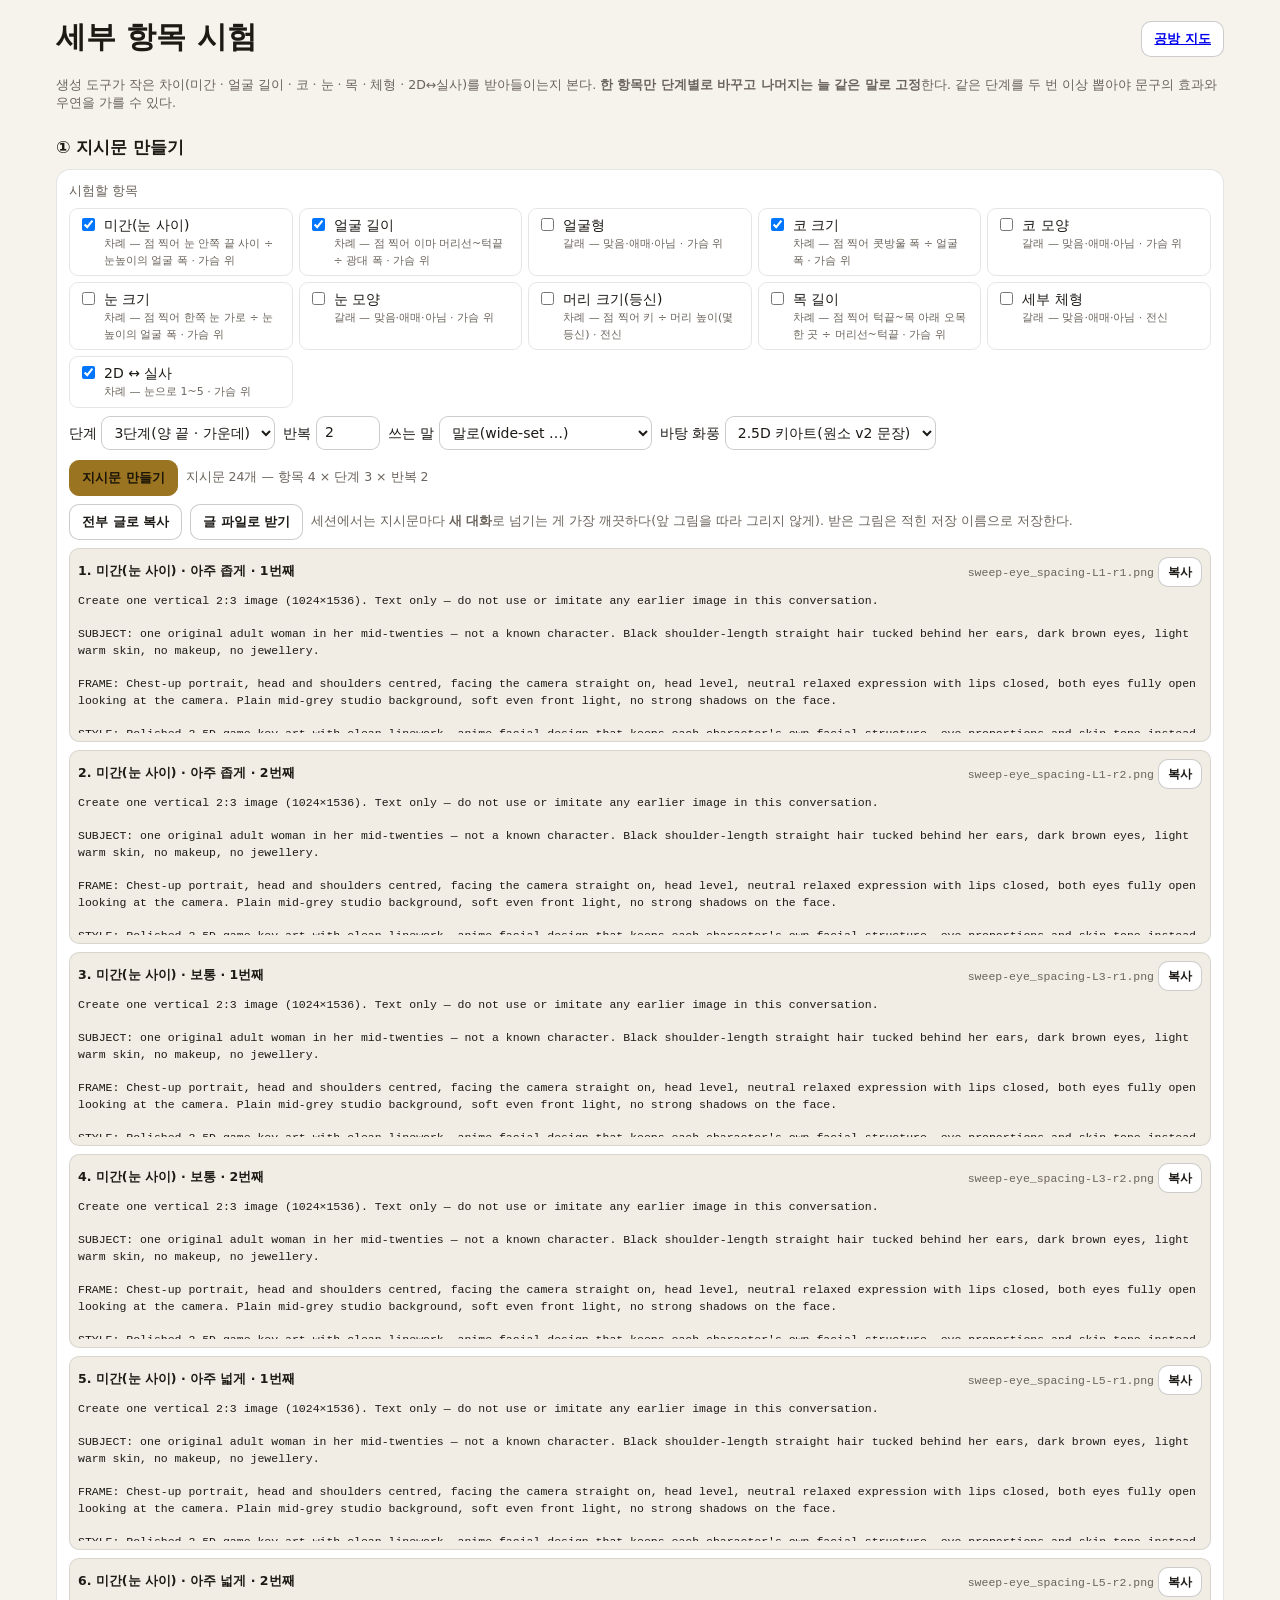
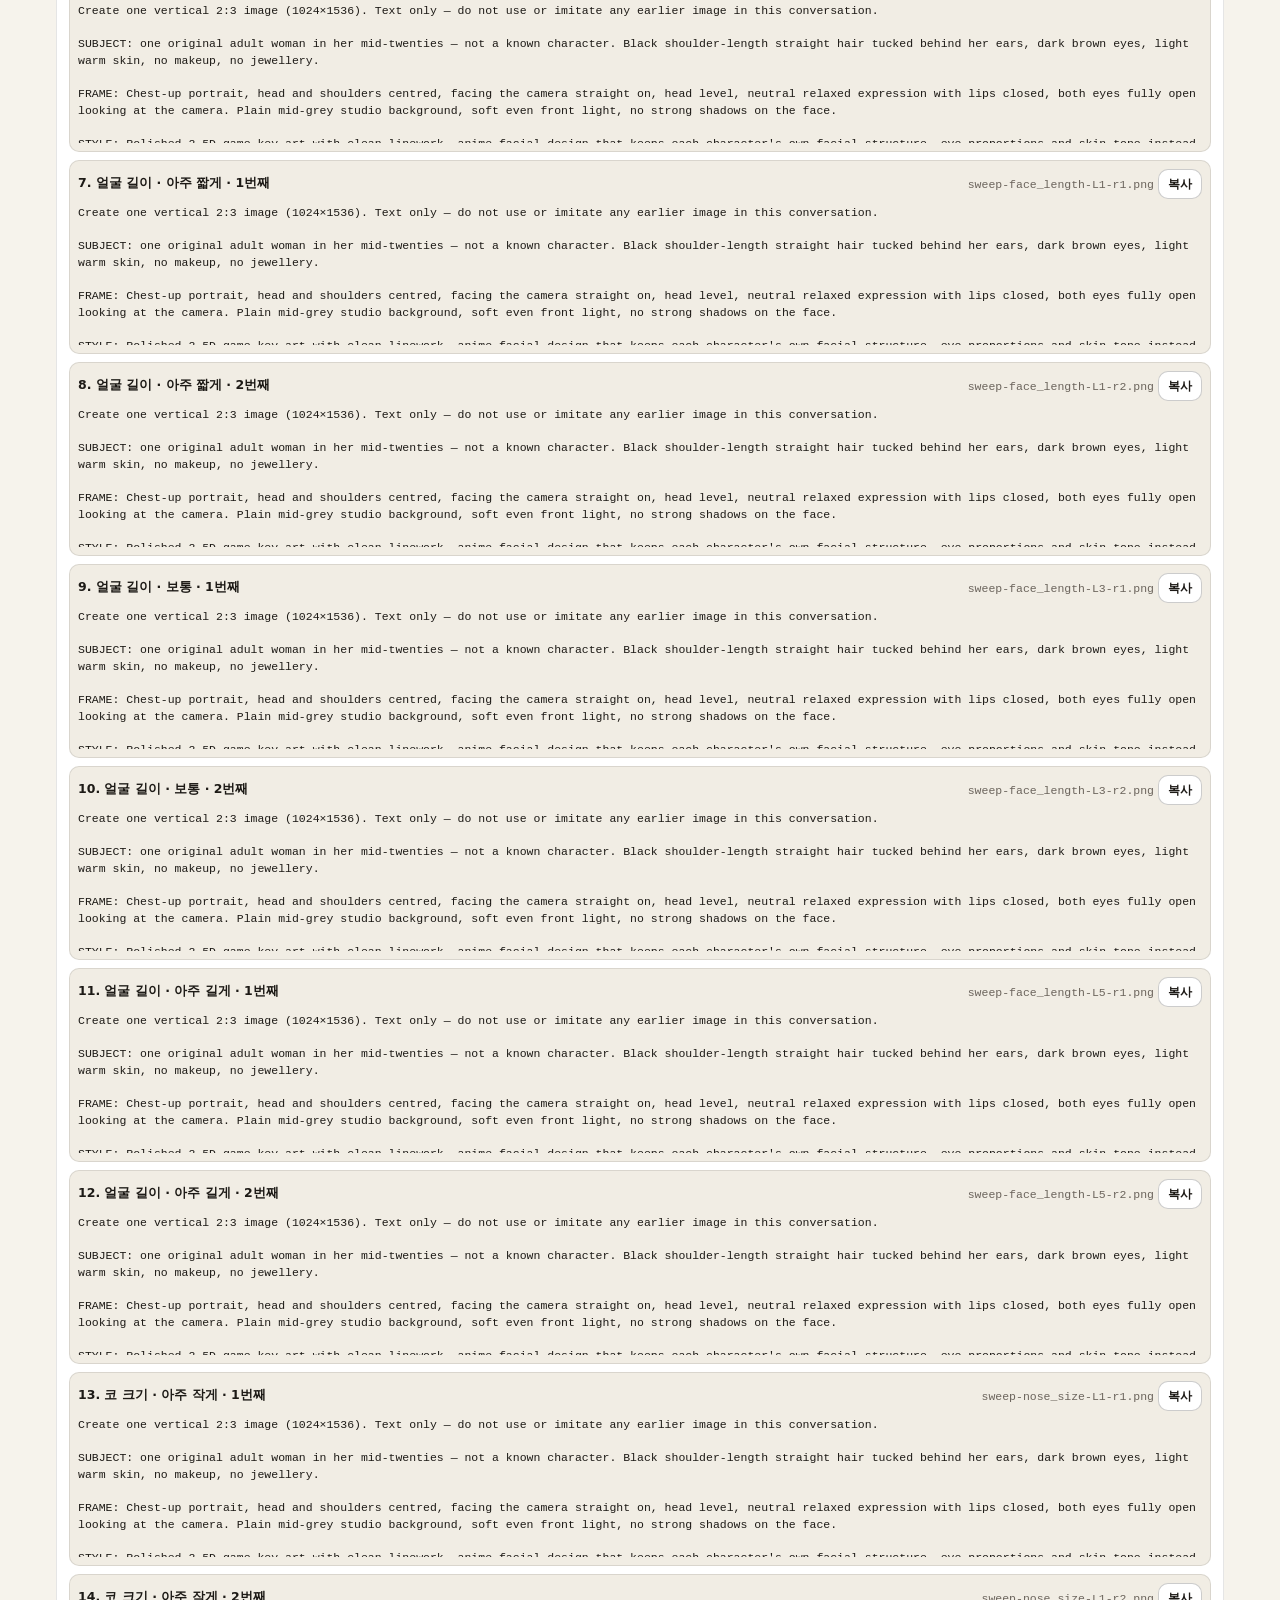
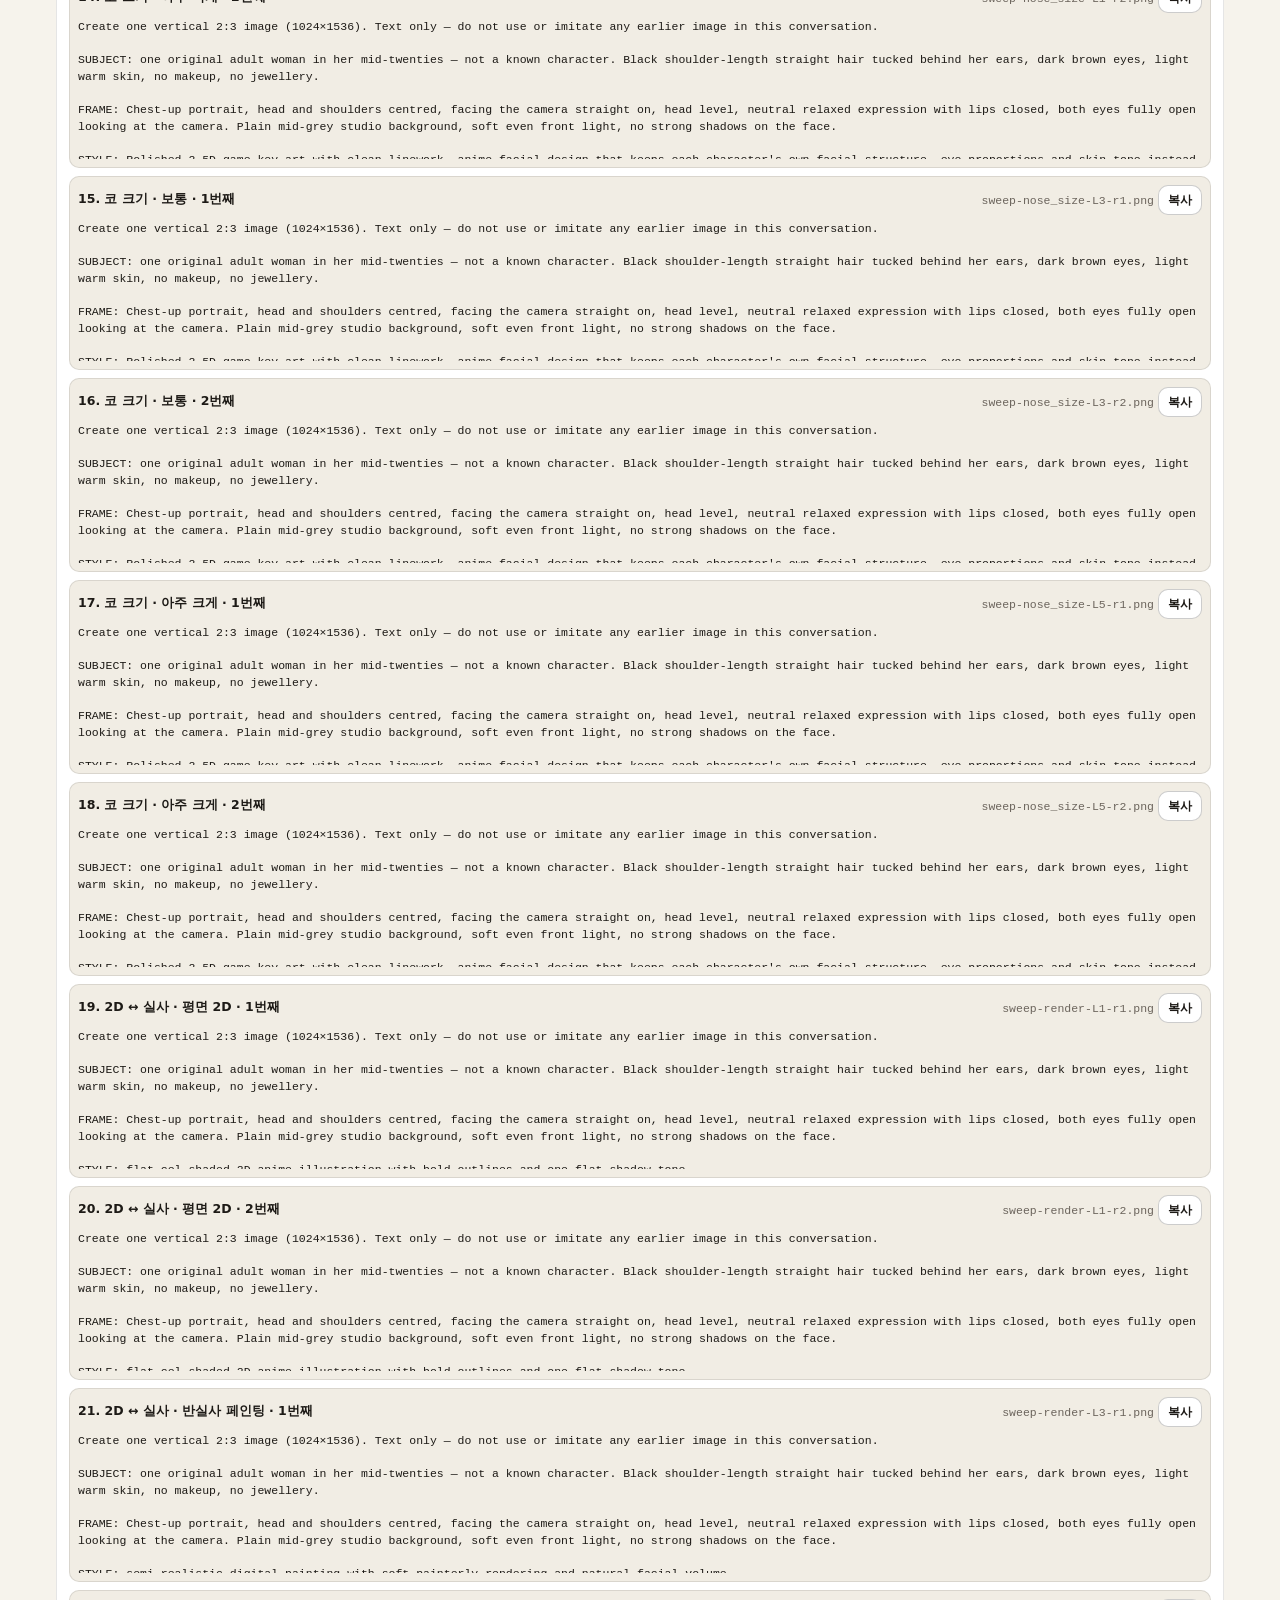
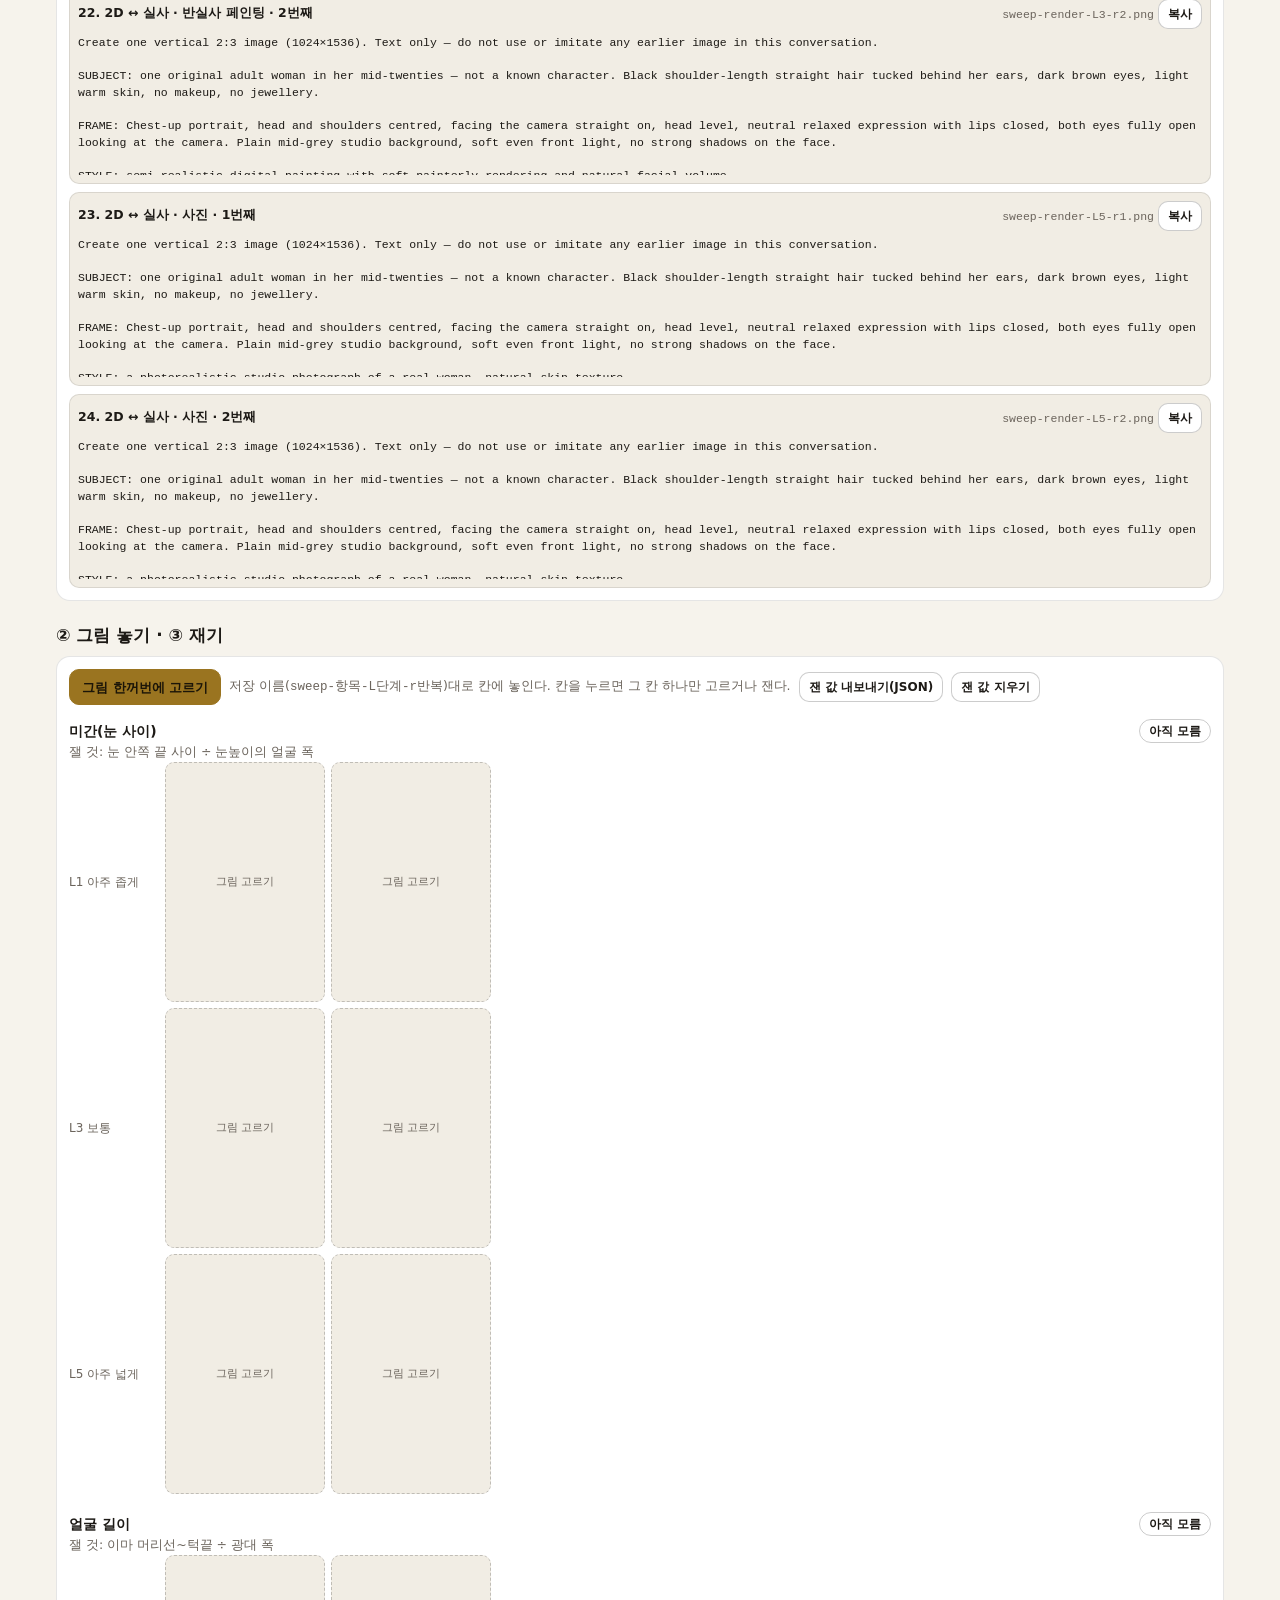
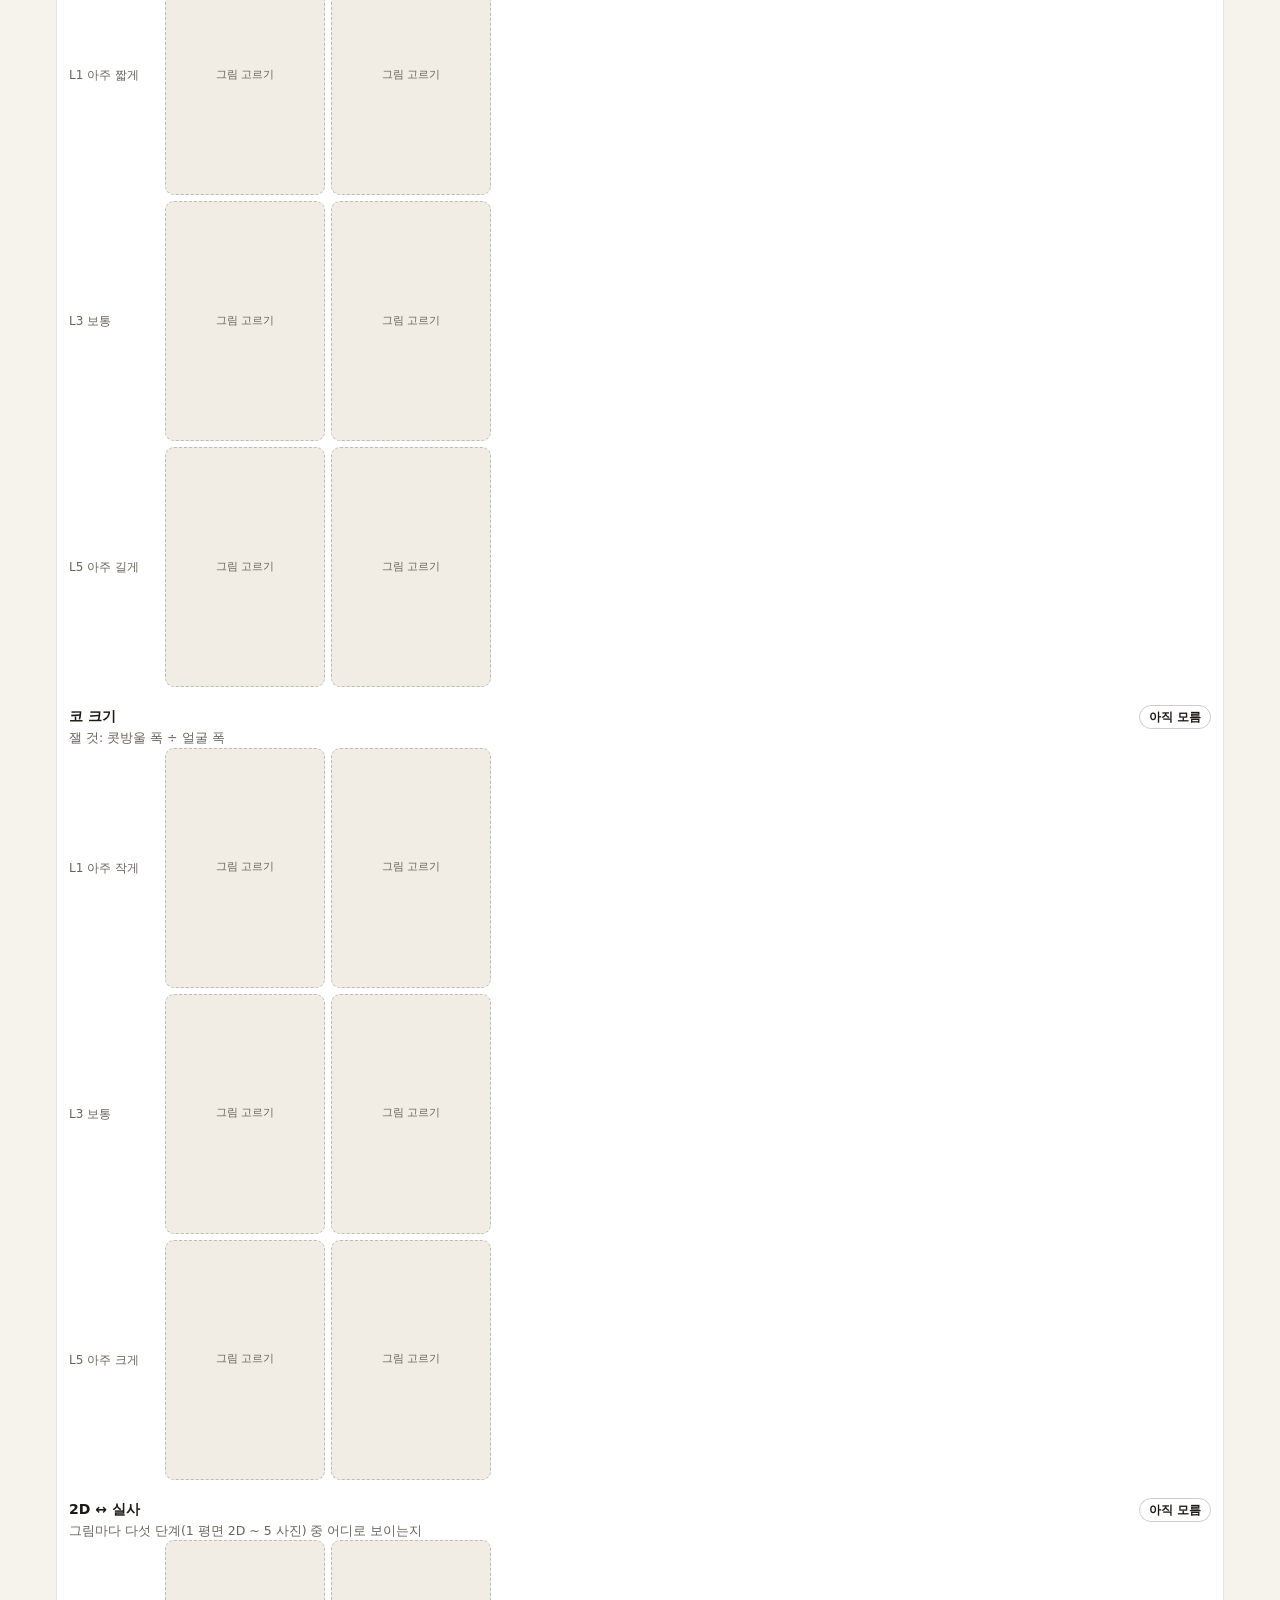
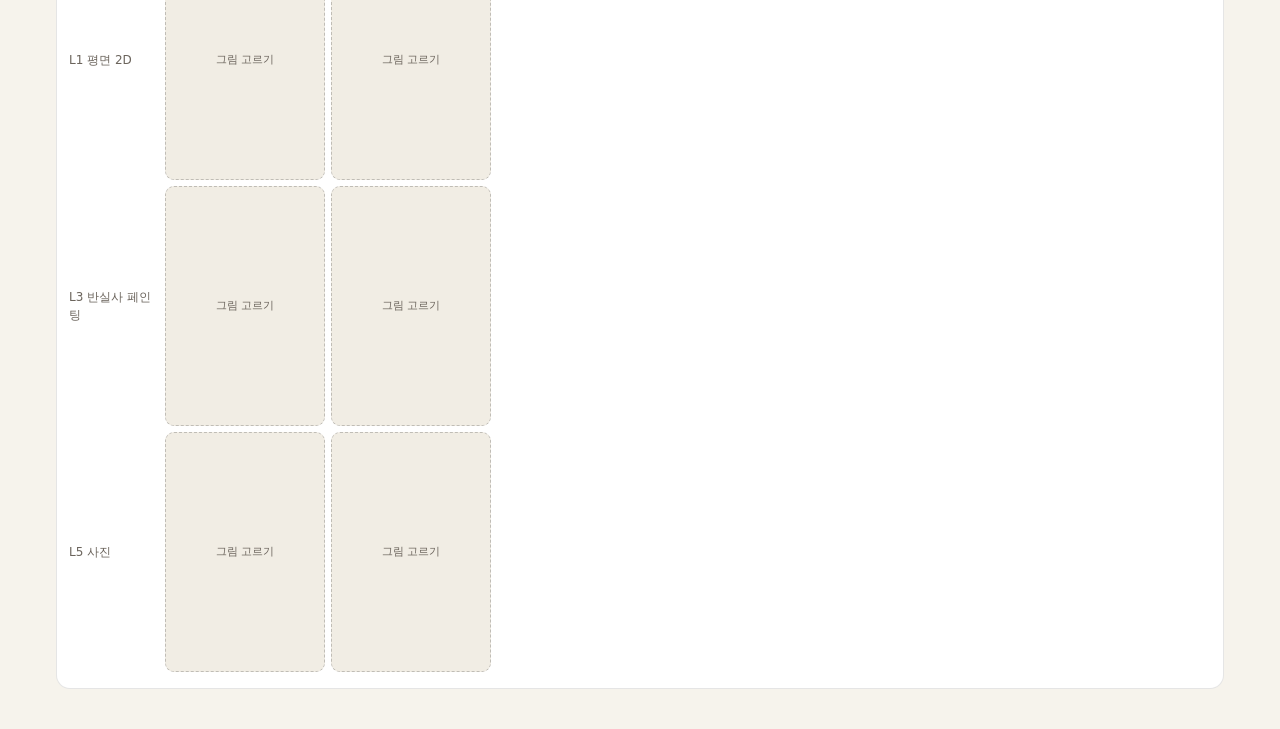
<file: sweep.html>
<!doctype html>
<html lang="ko">
<head>
<meta charset="utf-8">
<meta name="viewport" content="width=device-width, initial-scale=1, viewport-fit=cover">
<title>세부 항목 시험</title>
<meta name="description" content="이미지 생성 도구가 미간 · 얼굴 길이 · 코 · 눈 · 목 · 체형 · 2D↔실사 같은 작은 차이를 받아들이는지 — 한 항목만 단계별로 바꾼 세션 지시문, 비교판, 점 찍어 재기, 판정.">
<meta name="robots" content="noindex, nofollow">
<meta name="theme-color" content="#0f0e12">
<link rel="icon" href="icon-192.png">
<!--
  세부 항목 시험(2026-11-04) — 셈은 sweep.js. ① 항목 · 단계 · 반복 · 말/수치 · 바탕 화풍을 고르면 세션에 넘길 지시문 묶음(지시문마다 저장 이름)이 나온다.
  ② 받은 그림을 저장 이름 그대로 한꺼번에 고르면 항목마다 단계 × 반복 칸에 놓인다. ③ 차례가 있는 항목은 점을 찍어 비율을 재고(2D↔실사는 눈으로 1~5), 갈래 항목은 맞음 · 애매 · 아님.
  ④ 항목마다 판정 — 단계 평균이 차례대로 움직이고 이웃 단계 차이가 같은 단계 안 흔들림보다 크면 「반영됨」. 그림은 이 기기에만, 잰 값은 브라우저에 저장 · JSON 내보내기.
-->
<style>@media (prefers-reduced-motion: no-preference) { @view-transition { navigation: auto; } }</style><script>addEventListener('pageswap', e => { const t = e.viewTransition; if (t) { t.skipTransition(); t.ready.catch(() => {}); } }); addEventListener('pagereveal', e => { const t = e.viewTransition; if (t) t.ready.catch(() => {}); });</script>   <!-- 허브 지도의 문에서 넘어올 때 페이드로 들어온다(2026-11-12 — index.html 「방에 들어가는 연출」). 여기서 나갈 때는 전환을 걸지 않는다(공방 저장소에 넣은 것과 같은 한 줄). 모르는 브라우저는 그냥 넘어온다 -->
<style>
:root { --bg: #0b0a0e; --card: #18161d; --card2: #211e28; --line: #ffffff1a; --line2: #ffffff33; --text: #f1ece2; --muted: #a8a09a; --gold: #d9b45a; --ok: #8fd9a8; --bad: #ff8f8f; --warn: #f2c46d;
  --sans: system-ui, -apple-system, 'Apple SD Gothic Neo', 'Malgun Gothic', sans-serif; --mono: ui-monospace, Menlo, Consolas, monospace; }
@media (prefers-color-scheme: light) { :root:not([data-theme="dark"]) { --bg: #f6f3ec; --card: #fff; --card2: #f1ede4; --line: #0000001a; --line2: #00000033; --text: #1d1a16; --muted: #6b645c; --gold: #9a7420; --ok: #24814a; --bad: #c03b3b; --warn: #a36a00; } }
:root[data-theme="light"] { --bg: #f6f3ec; --card: #fff; --card2: #f1ede4; --line: #0000001a; --line2: #00000033; --text: #1d1a16; --muted: #6b645c; --gold: #9a7420; --ok: #24814a; --bad: #c03b3b; --warn: #a36a00; }
* { box-sizing: border-box; }
html, body { margin: 0; }
body { background: var(--bg); color: var(--text); font: 14px/1.5 var(--sans); overflow-x: hidden; }
button, input, select, textarea { font: inherit; color: inherit; }
[hidden] { display: none !important; }
:focus-visible { outline: 2px solid var(--gold); outline-offset: 2px; }
.wrap { max-width: 1200px; margin: 0 auto; padding: calc(14px + env(safe-area-inset-top)) 16px calc(40px + env(safe-area-inset-bottom)); }
h1 { margin: 0 0 4px; font-size: clamp(22px, 3vw, 30px); }
h2 { margin: 22px 0 8px; font-size: 17px; }
.note { color: var(--muted); font-size: 12.5px; word-break: keep-all; }
.box { background: var(--card); border: 1px solid var(--line); border-radius: 14px; padding: 12px; min-width: 0; }
.row { display: flex; flex-wrap: wrap; gap: 8px; align-items: center; }
.btn { display: inline-flex; align-items: center; gap: 6px; min-height: 36px; padding: 0 12px; border: 1px solid var(--line2); border-radius: 10px; background: var(--card); cursor: pointer; font-weight: 600; font-size: 13px; }
.btn.primary { background: var(--gold); border-color: var(--gold); color: #1b1508; }
.btn.small { min-height: 30px; padding: 0 9px; font-size: 12px; }
select, input[type=number] { min-height: 34px; padding: 4px 8px; border: 1px solid var(--line2); border-radius: 9px; background: var(--card); }
.attrs { display: grid; grid-template-columns: repeat(auto-fill, minmax(200px, 1fr)); gap: 6px; margin: 8px 0; }
.attrs label { display: flex; gap: 6px; align-items: flex-start; padding: 6px 8px; border: 1px solid var(--line); border-radius: 9px; cursor: pointer; }
.attrs small { display: block; color: var(--muted); font-size: 11px; }
.plist { list-style: none; margin: 8px 0 0; padding: 0; display: grid; gap: 8px; }
.plist li { background: var(--card2); border: 1px solid var(--line); border-radius: 10px; padding: 8px; min-width: 0; }
.plist pre { margin: 6px 0 0; white-space: pre-wrap; word-break: break-word; font: 11.5px/1.45 var(--mono); max-height: 140px; overflow: auto; }
.plist .h { display: flex; flex-wrap: wrap; gap: 6px; justify-content: space-between; align-items: center; font-size: 12.5px; }
.plist code { font: 11.5px var(--mono); color: var(--muted); word-break: break-all; }
.res { margin-top: 12px; }
.grid { display: grid; gap: 6px; overflow-x: auto; padding-bottom: 4px; }
.cell { position: relative; aspect-ratio: 2 / 3; min-width: 92px; border: 1px dashed var(--line2); border-radius: 9px; background: var(--card2); overflow: hidden; display: grid; place-items: center; color: var(--muted); font-size: 11px; text-align: center; cursor: pointer; }
.cell img { width: 100%; height: 100%; object-fit: cover; display: block; }
.cell .tag { position: absolute; left: 4px; bottom: 4px; right: 4px; padding: 2px 4px; border-radius: 6px; background: #000b; color: #fff; font: 11px var(--mono); }
.cell.done { border-style: solid; border-color: var(--ok); }
.lvl { display: flex; align-items: center; font-size: 12px; color: var(--muted); }
.verdict { display: inline-flex; padding: 2px 9px; border-radius: 99px; border: 1px solid var(--line2); font-size: 12px; font-weight: 700; }
.verdict.yes { color: var(--ok); border-color: var(--ok); } .verdict.weak { color: var(--warn); border-color: var(--warn); } .verdict.no { color: var(--bad); border-color: var(--bad); }
table.st { border-collapse: collapse; font: 12px var(--mono); margin-top: 6px; }
table.st td, table.st th { padding: 3px 8px; border-bottom: 1px solid var(--line); text-align: right; }
table.st th { color: var(--muted); font-weight: 600; }
.sheet { position: fixed; inset: 0; z-index: 20; background: #000c; display: grid; place-items: center; padding: 10px; }
.meas { width: min(980px, 100%); max-height: 100%; overflow: auto; background: var(--bg); border-radius: 14px; padding: 12px; display: grid; grid-template-columns: minmax(0, 1fr) 260px; gap: 12px; }
@media (max-width: 700px) { .meas { grid-template-columns: 1fr; } }
.stage { position: relative; width: 100%; max-height: 78vh; aspect-ratio: 2 / 3; margin: 0 auto; cursor: crosshair; touch-action: none; }
.stage img { width: 100%; height: 100%; object-fit: contain; display: block; user-select: none; -webkit-user-drag: none; }
.stage .pt { position: absolute; width: 14px; height: 14px; margin: -7px 0 0 -7px; border-radius: 50%; border: 2px solid #fff; background: var(--gold); box-shadow: 0 0 0 1px #000; font: 700 10px/10px var(--mono); color: #000; display: grid; place-items: center; pointer-events: none; }
.zoomnote { font-size: 12px; color: var(--muted); }
.steps { margin: 6px 0; padding-left: 18px; font-size: 13px; }
.steps li.now { color: var(--gold); font-weight: 700; } .steps li.done { color: var(--ok); }
.toast { position: fixed; left: 50%; bottom: calc(16px + env(safe-area-inset-bottom)); transform: translateX(-50%); max-width: calc(100vw - 32px); padding: 9px 14px; border-radius: 12px; background: var(--card2); border: 1px solid var(--line2); z-index: 30; font-size: 13px; }
</style>
</head>
<body>
<main class="wrap">
  <div class="row" style="justify-content:space-between"><h1>세부 항목 시험</h1><a class="btn" href="index.html">공방 지도</a></div>
  <p class="note">생성 도구가 작은 차이(미간 · 얼굴 길이 · 코 · 눈 · 목 · 체형 · 2D↔실사)를 받아들이는지 본다. <b>한 항목만 단계별로 바꾸고 나머지는 늘 같은 말로 고정</b>한다. 같은 단계를 두 번 이상 뽑아야 문구의 효과와 우연을 가를 수 있다.</p>

  <h2>① 지시문 만들기</h2>
  <section class="box">
    <div class="note">시험할 항목</div>
    <div class="attrs" id="attrs"></div>
    <div class="row">
      <label>단계 <select id="levels"><option value="3">3단계(양 끝 · 가운데)</option><option value="5">5단계</option></select></label>
      <label>반복 <input type="number" id="reps" min="1" max="5" value="2" style="width:64px"></label>
      <label>쓰는 말 <select id="wording"><option value="words">말로(wide-set …)</option><option value="numbers">수치로(1.5 eye-widths …)</option></select></label>
      <label>바탕 화풍 <select id="style"></select></label>
    </div>
    <div class="row" style="margin-top:10px"><button class="btn primary" type="button" id="make">지시문 만들기</button><span class="note" id="count"></span></div>
    <div id="packbar" class="row" style="margin-top:8px" hidden><button class="btn" type="button" id="copyall">전부 글로 복사</button><button class="btn" type="button" id="savetxt">글 파일로 받기</button>
      <span class="note">세션에서는 지시문마다 <b>새 대화</b>로 넘기는 게 가장 깨끗하다(앞 그림을 따라 그리지 않게). 받은 그림은 적힌 저장 이름으로 저장한다.</span></div>
    <ul class="plist" id="plist"></ul>
  </section>

  <h2>② 그림 놓기 · ③ 재기</h2>
  <section class="box">
    <div class="row"><label class="btn primary">그림 한꺼번에 고르기<input type="file" id="bulk" accept="image/*" multiple hidden></label>
      <span class="note">저장 이름(<code>sweep-항목-L단계-r반복</code>)대로 칸에 놓인다. 칸을 누르면 그 칸 하나만 고르거나 잰다.</span>
      <button class="btn small" type="button" id="export">잰 값 내보내기(JSON)</button><button class="btn small" type="button" id="clear">잰 값 지우기</button></div>
    <div id="results"></div>
  </section>
</main>

<div class="sheet" id="sheet" hidden><div class="meas" role="dialog" aria-modal="true" aria-labelledby="m-title" id="meas"></div></div>
<input type="file" id="one" accept="image/*" hidden>
<div class="toast" id="toast" hidden></div>

<script src="sweep.js"></script>
<script>
(function () {
  'use strict';
  var W = window.AtelierSweep, KEY = 'atelier_sweep_v1';
  var $ = function (s, el) { return (el || document).querySelector(s); }, $$ = function (s, el) { return Array.prototype.slice.call((el || document).querySelectorAll(s)); };
  function esc(s) { return String(s == null ? '' : s).replace(/[&<>"']/g, function (c) { return { '&': '&amp;', '<': '&lt;', '>': '&gt;', '"': '&quot;', "'": '&#39;' }[c]; }); }
  var S = { opt: { attrs: ['eye_spacing', 'face_length', 'nose_size', 'render'], levels: 3, reps: 2, wording: 'words', style: 'keyart' }, cells: {} };
  try { var raw = localStorage.getItem(KEY); if (raw) { var j = JSON.parse(raw); if (j.opt) S.opt = j.opt; if (j.cells) S.cells = j.cells; } } catch (e) {}
  function save() { try { localStorage.setItem(KEY, JSON.stringify(S)); } catch (e) {} }
  var IMG = {}, list = [], tt = 0;
  function toast(m) { var t = $('#toast'); t.textContent = m; t.hidden = false; clearTimeout(tt); tt = setTimeout(function () { t.hidden = true; }, 2600); }

  /* ① 설정 */
  $('#attrs').innerHTML = W.ATTRS.map(function (a) { return '<label><input type="checkbox" value="' + a.key + '"' + (S.opt.attrs.indexOf(a.key) >= 0 ? ' checked' : '') + '> <span>' + esc(a.ko) + '<small>' + (a.kind === 'kind' ? '갈래 — 맞음·애매·아님' : a.judge ? '차례 — 눈으로 1~5' : '차례 — 점 찍어 ' + esc(a.metric)) + ' · ' + (a.frame === 'body' ? '전신' : '가슴 위') + '</small></span></label>'; }).join('');
  $('#style').innerHTML = W.STYLES.map(function (s) { return '<option value="' + s.key + '">' + esc(s.ko) + '</option>'; }).join('');
  $('#levels').value = String(S.opt.levels); $('#reps').value = S.opt.reps; $('#wording').value = S.opt.wording; $('#style').value = S.opt.style;
  function readOpt() { S.opt = { attrs: $$('#attrs input:checked').map(function (c) { return c.value; }), levels: +$('#levels').value, reps: Math.max(1, Math.min(5, +$('#reps').value || 2)), wording: $('#wording').value, style: $('#style').value }; save(); return S.opt; }
  function showPack() {
    list = W.build(S.opt);
    $('#count').textContent = '지시문 ' + list.length + '개 — 항목 ' + S.opt.attrs.length + ' × 단계 ' + S.opt.levels + ' × 반복 ' + S.opt.reps;
    $('#packbar').hidden = !list.length;
    $('#plist').innerHTML = list.map(function (p, i) { return '<li><div class="h"><b>' + (i + 1) + '. ' + esc(p.ko) + '</b><span><code>' + esc(p.file) + '</code> <button class="btn small" type="button" data-copy="' + i + '">복사</button></span></div><pre>' + esc(p.text) + '</pre></li>'; }).join('');
    renderResults();
  }
  $('#make').addEventListener('click', function () { readOpt(); if (!S.opt.attrs.length) return toast('항목을 하나 이상 골라줘'); showPack(); });
  function copy(t) { return navigator.clipboard ? navigator.clipboard.writeText(t) : Promise.reject(); }
  $('#plist').addEventListener('click', function (e) { var b = e.target.closest('[data-copy]'); if (b) copy(list[+b.dataset.copy].text).then(function () { toast('복사했다'); }, function () { toast('복사가 막혔다 — 글을 직접 골라줘'); }); });
  $('#copyall').addEventListener('click', function () { copy(W.packText(list)).then(function () { toast('전부 복사했다'); }, function () { toast('복사가 막혔다 — 글 파일로 받아줘'); }); });
  $('#savetxt').addEventListener('click', function () { download('sweep-prompts.txt', W.packText(list), 'text/plain'); });
  function download(name, text, type) { var a = document.createElement('a'); a.href = URL.createObjectURL(new Blob([text], { type: type })); a.download = name; document.body.appendChild(a); a.click(); setTimeout(function () { URL.revokeObjectURL(a.href); a.remove(); }, 400); }

  /* ② 그림 놓기 — 저장 이름에서 항목 · 단계 · 반복 */
  function cellIdFromName(n) { var m = /sweep-([a-z_]+)-L(\d)-r(\d)/.exec(n || ''); return m && W.attr(m[1]) ? m[1] + '-' + m[2] + '-' + m[3] : null; }
  function putImage(id, f) {
    var url = URL.createObjectURL(f);
    return new Promise(function (res) { var im = new Image(); im.onload = function () { IMG[id] = { url: url, w: im.naturalWidth, h: im.naturalHeight, name: f.name }; var c = S.cells[id] = S.cells[id] || {}; c.name = f.name; c.w = im.naturalWidth; c.h = im.naturalHeight; res(true); }; im.onerror = function () { res(false); }; im.src = url; });
  }
  $('#bulk').addEventListener('change', function (e) {
    var fs = Array.prototype.slice.call(e.target.files), miss = [];
    Promise.all(fs.map(function (f) { var id = cellIdFromName(f.name); if (!id) { miss.push(f.name); return null; } return putImage(id, f); })).then(function () { save(); renderResults(); toast(fs.length - miss.length + '장 놓음' + (miss.length ? ' · 이름을 못 읽음 ' + miss.length + '장' : '')); });
    e.target.value = '';
  });
  var pending = null;
  $('#one').addEventListener('change', function (e) { var f = e.target.files[0]; if (f && pending) putImage(pending, f).then(function () { save(); renderResults(); openMeasure(pending); }); e.target.value = ''; });

  /* 결과 — 항목마다 단계 × 반복, 판정 */
  function attrCells(a) {
    var idx = W.levelIdx(S.opt.levels), out = [];
    idx.forEach(function (li) { for (var r = 1; r <= S.opt.reps; r++) { var id = a.key + '-' + (li + 1) + '-' + r, c = S.cells[id] || {}; out.push({ id: id, level: li, rep: r, value: c.value, hit: c.hit }); } });
    return out;
  }
  function cellTag(a, c) { if (a.kind === 'kind') return c.hit ? { yes: '맞음', maybe: '애매', no: '아님' }[c.hit] : ''; return typeof c.value === 'number' ? (a.judge ? '보기 ' + c.value : c.value.toFixed(3)) : ''; }
  function renderResults() {
    var attrs = S.opt.attrs.map(W.attr).filter(Boolean);
    $('#results').innerHTML = attrs.map(function (a) {
      var cells = attrCells(a), v = W.verdict(a.key, cells), idx = W.levelIdx(S.opt.levels);
      var head = '<div class="row" style="justify-content:space-between;margin-top:14px"><b>' + esc(a.ko) + '</b><span class="verdict ' + v.result + '">' + esc(W.RESULT_KO[v.result]) + '</span></div>' +
        '<div class="note">' + (a.kind === 'kind' ? '갈래마다 그 모양으로 보이는지 — 맞음 · 애매 · 아님' : a.judge ? '그림마다 다섯 단계(1 평면 2D ~ 5 사진) 중 어디로 보이는지' : '잴 것: ' + esc(a.metric)) + '</div>';
      var grid = '<div class="grid" style="grid-template-columns:90px repeat(' + S.opt.reps + ', minmax(92px, 160px))">' + idx.map(function (li) {
        var row = '<div class="lvl">L' + (li + 1) + ' ' + esc(a.levels[li].ko) + '</div>';
        for (var r = 1; r <= S.opt.reps; r++) { var id = a.key + '-' + (li + 1) + '-' + r, im = IMG[id], c = S.cells[id] || {}, tag = cellTag(a, c);
          row += '<button type="button" class="cell' + (tag ? ' done' : '') + '" data-cell="' + id + '" aria-label="' + esc(a.ko + ' L' + (li + 1) + ' ' + r + '번째') + '">' + (im ? '<img alt="" src="' + im.url + '">' : (c.name ? '그림 다시 고르기<br>(잰 값 있음)' : '그림 고르기')) + (tag ? '<span class="tag">' + esc(tag) + '</span>' : '') + '</button>'; }
        return row; }).join('') + '</div>';
      var stat = '';
      if (a.kind === 'kind' && v.total) stat = '<p class="note">맞음 ' + v.hits.yes + ' · 애매 ' + v.hits.maybe + ' · 아님 ' + v.hits.no + ' — 맞음 ' + v.share + '%</p>';
      if (a.kind === 'scale' && v.means && v.means.length) stat = '<table class="st"><tr><th>단계</th>' + v.levels.map(function (l) { return '<th>L' + (l + 1) + '</th>'; }).join('') + '<th>흔들림</th></tr><tr><th>평균</th>' + v.means.map(function (m) { return '<td>' + m.toFixed(3) + '</td>'; }).join('') + '<td>' + (v.spread == null ? '—' : v.spread.toFixed(3)) + '</td></tr></table>' +
        '<p class="note">' + (v.monotonic ? '단계 차례대로 움직인다' : '차례대로 움직이지 않는다') + ' · 양 끝 차이 ' + (v.span != null ? v.span.toFixed(3) : '—') + (v.why ? ' · ' + esc(v.why) : '') + '</p>';
      return '<section class="res">' + head + grid + stat + '</section>';
    }).join('') || '<p class="note">① 에서 지시문을 만들면 항목마다 칸이 생긴다.</p>';
  }
  $('#results').addEventListener('click', function (e) { var c = e.target.closest('[data-cell]'); if (!c) return; var id = c.dataset.cell; if (IMG[id]) openMeasure(id); else { pending = id; $('#one').click(); } });

  /* ③ 재기 */
  var M = null;
  function openMeasure(id) {
    var parts = id.split('-'), a = W.attr(parts.slice(0, -2).join('-')), im = IMG[id]; if (!a || !im) return;
    var c = S.cells[id] = S.cells[id] || {};
    M = { id: id, a: a, pts: (c.pts || []).slice() };
    $('#sheet').hidden = false; drawMeasure();
  }
  function drawMeasure() {
    var a = M.a, im = IMG[M.id], c = S.cells[M.id], lvl = +M.id.split('-').slice(-2)[0];
    var side = '';
    if (a.kind === 'kind') side = '<p>이 그림이 「' + esc(a.levels[lvl - 1].ko) + '」 로 보이나?</p><div class="row">' + [['yes', '맞음'], ['maybe', '애매'], ['no', '아님']].map(function (h) { return '<button class="btn' + (c.hit === h[0] ? ' primary' : '') + '" type="button" data-hit="' + h[0] + '">' + h[1] + '</button>'; }).join('') + '</div>';
    else if (a.judge) side = '<p>다섯 단계 중 어디로 보이나? (지시는 L' + lvl + ')</p><div class="row">' + a.levels.map(function (l, i) { return '<button class="btn small' + (c.value === i + 1 ? ' primary' : '') + '" type="button" data-judge="' + (i + 1) + '">' + (i + 1) + ' ' + esc(l.ko) + '</button>'; }).join('') + '</div>';
    else side = '<p class="zoomnote">그림 위를 눌러 차례대로 점을 찍는다.</p><ol class="steps">' + a.points.map(function (p, i) { return '<li class="' + (i < M.pts.length ? 'done' : i === M.pts.length ? 'now' : '') + '">' + esc(p) + '</li>'; }).join('') + '</ol>' +
      '<p>비율: <b id="m-ratio">' + (M.pts.length >= a.points.length ? W.ratio(a.key, M.pts, im.w, im.h).toFixed(3) : '—') + '</b> <span class="note">' + esc(a.metric) + '</span></p><div class="row"><button class="btn small" type="button" id="m-undo">점 하나 지우기</button><button class="btn small" type="button" id="m-reset">다시</button></div>';
    $('#meas').innerHTML = '<div class="stage" id="stage"><img alt="" src="' + im.url + '">' + M.pts.map(function (p, i) { return '<span class="pt" style="left:' + (p.x * 100) + '%;top:' + (p.y * 100) + '%">' + (i + 1) + '</span>'; }).join('') + '</div>' +
      '<div><h3 id="m-title" style="margin:0 0 6px">' + esc(a.ko) + ' · L' + lvl + ' ' + esc(a.levels[lvl - 1].ko) + '</h3><div class="note">' + esc(im.name) + ' · ' + im.w + '×' + im.h + '</div>' + side +
      '<div class="row" style="margin-top:12px"><button class="btn" type="button" id="m-pick">그림 바꾸기</button><button class="btn primary" type="button" id="m-close">닫기</button></div></div>';
    var st = $('#stage');
    if (a.kind === 'scale' && !a.judge) st.addEventListener('click', function (e) {
      if (M.pts.length >= a.points.length) return;
      /* 그림이 칸 안에 contain 으로 들어가 있으니 실제 그림 자리로 바꾼다 */
      var r = st.getBoundingClientRect(), sc = Math.min(r.width / im.w, r.height / im.h), dw = im.w * sc, dh = im.h * sc, ox = (r.width - dw) / 2, oy = (r.height - dh) / 2;
      var x = (e.clientX - r.left - ox) / dw, y = (e.clientY - r.top - oy) / dh; if (x < 0 || y < 0 || x > 1 || y > 1) return;
      M.pts.push({ x: Math.round(x * 10000) / 10000, y: Math.round(y * 10000) / 10000 }); commit(); drawMeasure();
    });
    $$('[data-hit]').forEach(function (b) { b.addEventListener('click', function () { c.hit = b.dataset.hit; save(); renderResults(); drawMeasure(); }); });
    $$('[data-judge]').forEach(function (b) { b.addEventListener('click', function () { c.value = +b.dataset.judge; save(); renderResults(); drawMeasure(); }); });
    var u = $('#m-undo'); u && u.addEventListener('click', function () { M.pts.pop(); commit(); drawMeasure(); });
    var rs = $('#m-reset'); rs && rs.addEventListener('click', function () { M.pts = []; commit(); drawMeasure(); });
    $('#m-pick').addEventListener('click', function () { pending = M.id; $('#sheet').hidden = true; $('#one').click(); });
    $('#m-close').addEventListener('click', closeMeasure);
  }
  function commit() { var c = S.cells[M.id], im = IMG[M.id]; c.pts = M.pts.slice(); c.value = M.pts.length >= M.a.points.length ? W.ratio(M.a.key, M.pts, im.w, im.h) : undefined; if (c.value === undefined) delete c.value; save(); renderResults(); }
  function closeMeasure() { $('#sheet').hidden = true; M = null; }
  $('#sheet').addEventListener('click', function (e) { if (e.target.id === 'sheet') closeMeasure(); });
  document.addEventListener('keydown', function (e) { if (e.key === 'Escape' && !$('#sheet').hidden) closeMeasure(); });

  $('#export').addEventListener('click', function () {
    var out = { version: 1, at: new Date().toISOString(), opt: S.opt, prompts: W.build(S.opt).map(function (p) { return { file: p.file, attr: p.attr, level: p.level + 1, rep: p.rep, text: p.text }; }), cells: S.cells,
      verdicts: S.opt.attrs.map(function (k) { var a = W.attr(k); return a ? { attr: k, ko: a.ko, verdict: W.verdict(k, attrCells(a)) } : null; }).filter(Boolean) };
    download('sweep-results.json', JSON.stringify(out, null, 1), 'application/json');
  });
  $('#clear').addEventListener('click', function () { if (confirm('잰 값을 다 지울까? (그림 파일은 그대로)')) { S.cells = {}; save(); renderResults(); } });

  showPack();
})();
</script>
</body>
</html>
</file>
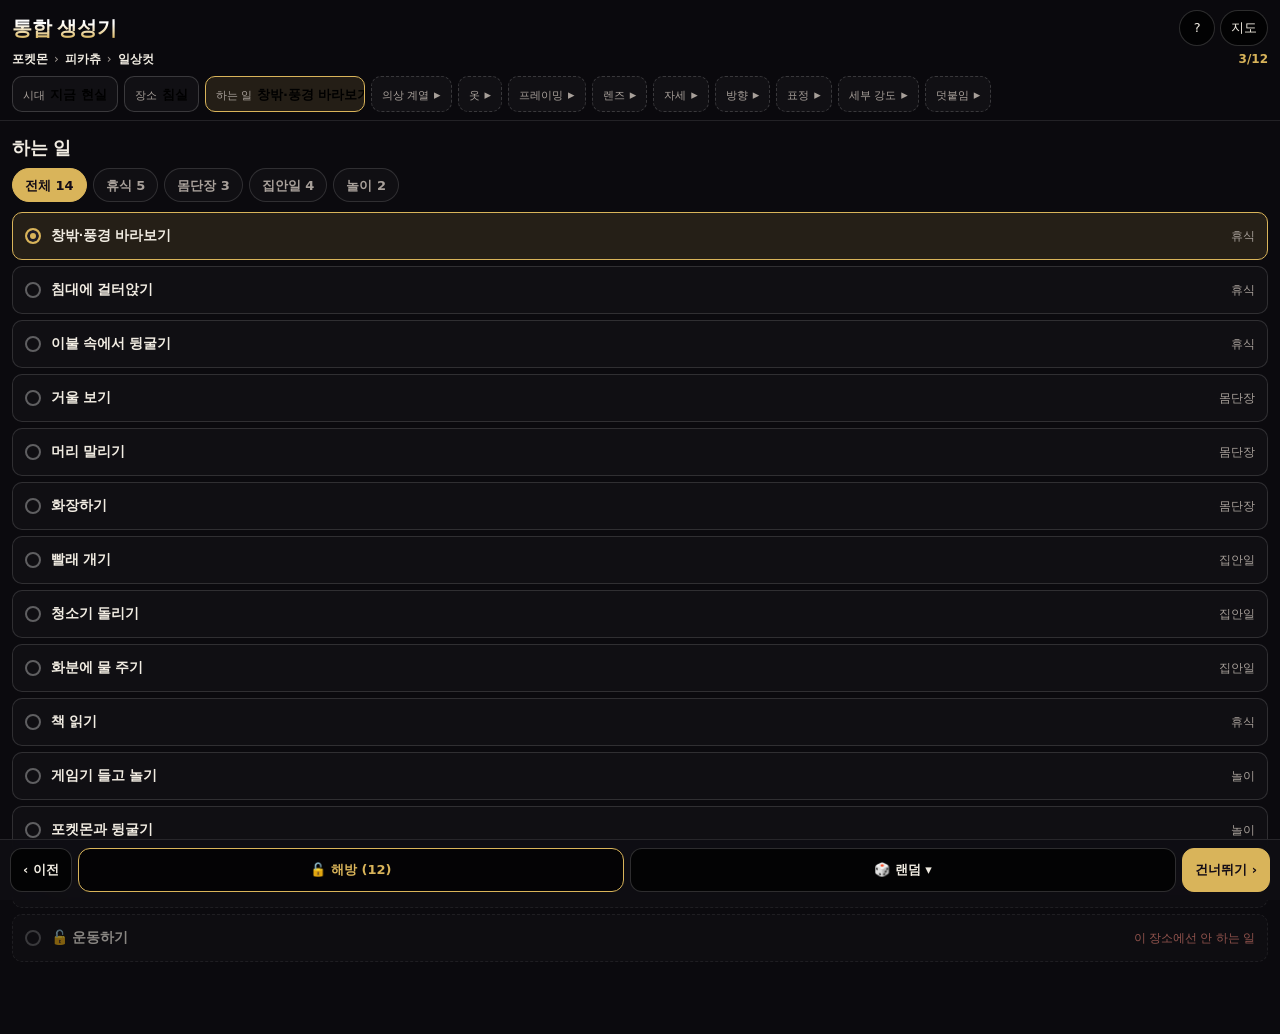
<file: docs/prompt-mobile-mock.html>
<!doctype html>
<html lang="ko"><head><meta charset="utf-8"><meta name="viewport" content="width=device-width, initial-scale=1">
<title>통합 생성기 모바일 시안</title>
<!-- docs/PROMPT_MOBILE_PLAN.md 의 그림을 그대로 그린 정적 시안(가짜 자료). ?m=step 단계 화면 · ?m=done 다 고른 화면. 실제 생성기가 아니다 -->
<style>
:root{--bg:#0b0a0e;--card:#18161d;--card2:#201d26;--line:#ffffff1a;--text:#f1ece2;--muted:#a8a09a;--gold:#d9b45a;--bad:#ff8f80}
*{box-sizing:border-box}html,body{margin:0}body{background:var(--bg);color:var(--text);font:15px/1.5 system-ui,-apple-system,'Apple SD Gothic Neo',sans-serif;min-height:100dvh;padding-bottom:72px}
.rail{position:sticky;top:0;z-index:5;background:#0b0a0ef2;backdrop-filter:blur(8px);border-bottom:1px solid var(--line);padding:10px 12px 8px}
.rail .t{display:flex;align-items:center;justify-content:space-between;gap:8px}
.rail h1{margin:0;font:800 20px/1.1 'Noto Serif KR',serif;background:linear-gradient(180deg,#fff 30%,var(--gold));-webkit-background-clip:text;color:transparent}
.rail .path{display:flex;align-items:center;gap:6px;margin:4px 0 8px;font-size:12px;color:var(--muted);white-space:nowrap;overflow:hidden;text-overflow:ellipsis}
.rail .path b{color:var(--text);font-weight:600}.rail .path .n{margin-left:auto;color:var(--gold);font-weight:700}
.ic{display:inline-flex;align-items:center;justify-content:center;min-width:36px;height:36px;border:1px solid #ffffff2b;border-radius:99px;background:#000b;color:var(--text);font-size:13px;padding:0 10px;text-decoration:none}
.chips{display:flex;gap:6px;overflow-x:auto;scrollbar-width:none;scroll-snap-type:x proximity}.chips::-webkit-scrollbar{display:none}
.chip{flex:0 0 auto;display:inline-flex;align-items:baseline;gap:5px;height:36px;padding:0 10px;border:1px solid #ffffff2b;border-radius:10px;background:#ffffff08;font:600 13px/36px system-ui;max-width:160px;white-space:nowrap;overflow:hidden;text-overflow:ellipsis;scroll-snap-align:center}
.chip small{color:var(--muted);font-weight:500;font-size:11px}.chip.on{border-color:var(--gold);background:#d9b45a1f}.chip.next{color:var(--muted);border-style:dashed}
main{padding:12px 12px 0}
h3{margin:4px 0 8px;font:800 18px/1.3 'Noto Serif KR',serif}
.tabs{display:flex;gap:6px;overflow-x:auto;scrollbar-width:none;margin:0 -12px 10px;padding:0 12px}.tabs::-webkit-scrollbar{display:none}
.tab{flex:0 0 auto;height:34px;padding:0 12px;border-radius:99px;border:1px solid #ffffff22;background:#ffffff06;color:var(--muted);font:600 13px/34px system-ui;white-space:nowrap}.tab.on{color:#120b16;background:var(--gold);border-color:var(--gold)}
.list{display:grid;gap:6px}
.row{display:flex;align-items:center;gap:10px;min-height:48px;padding:0 12px;border:1px solid #ffffff22;border-radius:10px;background:#ffffff06;text-align:left;color:var(--text);width:100%}
.row .dot{flex:none;width:16px;height:16px;border-radius:50%;border:2px solid #ffffff55}.row.on{border-color:var(--gold);background:#d9b45a1f}.row.on .dot{border-color:var(--gold);background:var(--gold);box-shadow:inset 0 0 0 3px #201d26}
.row b{flex:1 1 auto;font-weight:700;font-size:14px;white-space:nowrap;overflow:hidden;text-overflow:ellipsis}.row span{flex:0 1 46%;color:var(--muted);font-size:12px;white-space:nowrap;overflow:hidden;text-overflow:ellipsis;text-align:right}
.row.out{opacity:.55;border-style:dashed}.row.out span{color:var(--bad)}
.bar{position:fixed;left:0;right:0;bottom:0;z-index:6;display:grid;grid-template-columns:auto 1fr 1fr auto;gap:6px;padding:8px 10px calc(8px + env(safe-area-inset-bottom));background:#0f0e13f2;border-top:1px solid var(--line);backdrop-filter:blur(8px)}
.bar button{height:44px;border:1px solid #ffffff2b;border-radius:12px;background:#000b;color:var(--text);font:600 13px system-ui;padding:0 12px;white-space:nowrap}
.bar .pri{background:var(--gold);color:#120b16;border-color:var(--gold)}.bar .tog.on{border-color:var(--gold);color:var(--gold)}
.result{padding:12px;border:1px solid var(--line);border-radius:14px;background:var(--card2);margin:0 0 12px}
.result .h{display:flex;align-items:baseline;justify-content:space-between;margin:0 0 6px}.result .h b{font:800 17px 'Noto Serif KR',serif}.result .h small{color:var(--muted)}
.result pre{margin:0;max-height:190px;overflow:hidden;white-space:pre-wrap;font:12px/1.5 ui-monospace,Menlo,monospace;color:#d8d2c8;position:relative}
.result pre::after{content:'';position:absolute;inset:auto 0 0 0;height:60px;background:linear-gradient(180deg,transparent,var(--card2))}
.result .more{margin:6px 0 0;color:var(--gold);font-size:13px;background:none;border:0;padding:0}
.note{color:var(--muted);font-size:13px;margin:0 0 10px}
</style></head><body>
<header class="rail">
  <div class="t"><h1>통합 생성기</h1><div><a class="ic" href="#">?</a> <a class="ic" href="#">지도</a></div></div>
  <div class="path"><b>포켓몬</b>›<b>피카츄</b>›<b>일상컷</b><span class="n" id="n">3/12</span></div>
  <div class="chips" id="chips"></div>
</header>
<main id="main"></main>
<nav class="bar" id="bar"></nav>
<script>
const mode = new URLSearchParams(location.search).get('m') || 'step';
const chips = [['시대','지금 현실'],['장소','침실'],['하는 일','창밖·풍경 바라보기'],['의상 계열','홈웨어'],['옷','자동'],['프레이밍','얼굴 클로즈업'],['렌즈','준망원 85mm'],['자세','하는 일대로'],['방향','뒤돌아보기'],['표정','차분함'],['세부 강도','피부 노출 많이'],['덧붙임','없음']];
const cur = mode === 'step' ? 2 : 12;
document.getElementById('chips').innerHTML = chips.map((c,i)=>`<button class="chip${i===cur?' on':''}${i>cur?' next':''}"><small>${c[0]}</small> ${i>cur?'▸':c[1]}</button>`).join('');
if (mode === 'step') {
  document.getElementById('main').innerHTML = `<h3>하는 일</h3>
  <div class="tabs"><button class="tab on">전체 14</button><button class="tab">휴식 5</button><button class="tab">몸단장 3</button><button class="tab">집안일 4</button><button class="tab">놀이 2</button></div>
  <div class="list">
  ${[['창밖·풍경 바라보기','휴식',1],['침대에 걸터앉기','휴식'],['이불 속에서 뒹굴기','휴식'],['거울 보기','몸단장'],['머리 말리기','몸단장'],['화장하기','몸단장'],['빨래 개기','집안일'],['청소기 돌리기','집안일'],['화분에 물 주기','집안일'],['책 읽기','휴식'],['게임기 들고 놀기','놀이'],['포켓몬과 뒹굴기','놀이'],['🔓 요리하기','여기서 안 하는 일',0,1],['🔓 운동하기','이 장소에선 안 하는 일',0,1]].map(r=>`<button class="row${r[2]?' on':''}${r[3]?' out':''}"><i class="dot"></i><b>${r[0]}</b><span>${r[1]}</span></button>`).join('')}
  </div>`;
  document.getElementById('bar').innerHTML = `<button>‹ 이전</button><button class="tog on">🔓 해방 (12)</button><button>🎲 랜덤 ▾</button><button class="pri">건너뛰기 ›</button>`;
  setTimeout(()=>document.querySelector('.chip.on').scrollIntoView({inline:'center',block:'nearest'}),0);
} else {
  document.getElementById('n').textContent = '12/12';
  document.getElementById('main').innerHTML = `<h3>다 골랐다</h3><p class="note">칩을 누르면 그 단계로 돌아간다.</p>
  <section class="result"><div class="h"><b>지시문</b><small>744낱말</small></div><pre>CHARACTER: the same woman as the attached image — Pikachu (피카츄) personified, electric type. Keep her face, eye and hair colors, haircut, skin tone and body proportions; expression and hair motion may change.

STYLE: Premium glossy anime promotional key art with clean linework, vivid controlled color, dimensional 2.5D shading and dense but organized clothing and accessory detail. Render the face and outfit at high fidelity.

SCENE: present-day real world, her bedroom — an unmade bed and soft window light; she is looking out of the window at the view…</pre><button class="more">펼치기 ▾</button></section>
  <p class="note">🔓 트리 밖에서 고른 칸: 없음 · 📌 계획 칸: 없음</p>`;
  document.getElementById('bar').innerHTML = `<button>🎲 처음부터</button><button>기록 JSON</button><button class="pri" style="grid-column:span 2">📋 복사</button>`;
  setTimeout(()=>document.querySelector('.chips').scrollTo({left:9999}),0);
}
</script></body></html>
</file>
